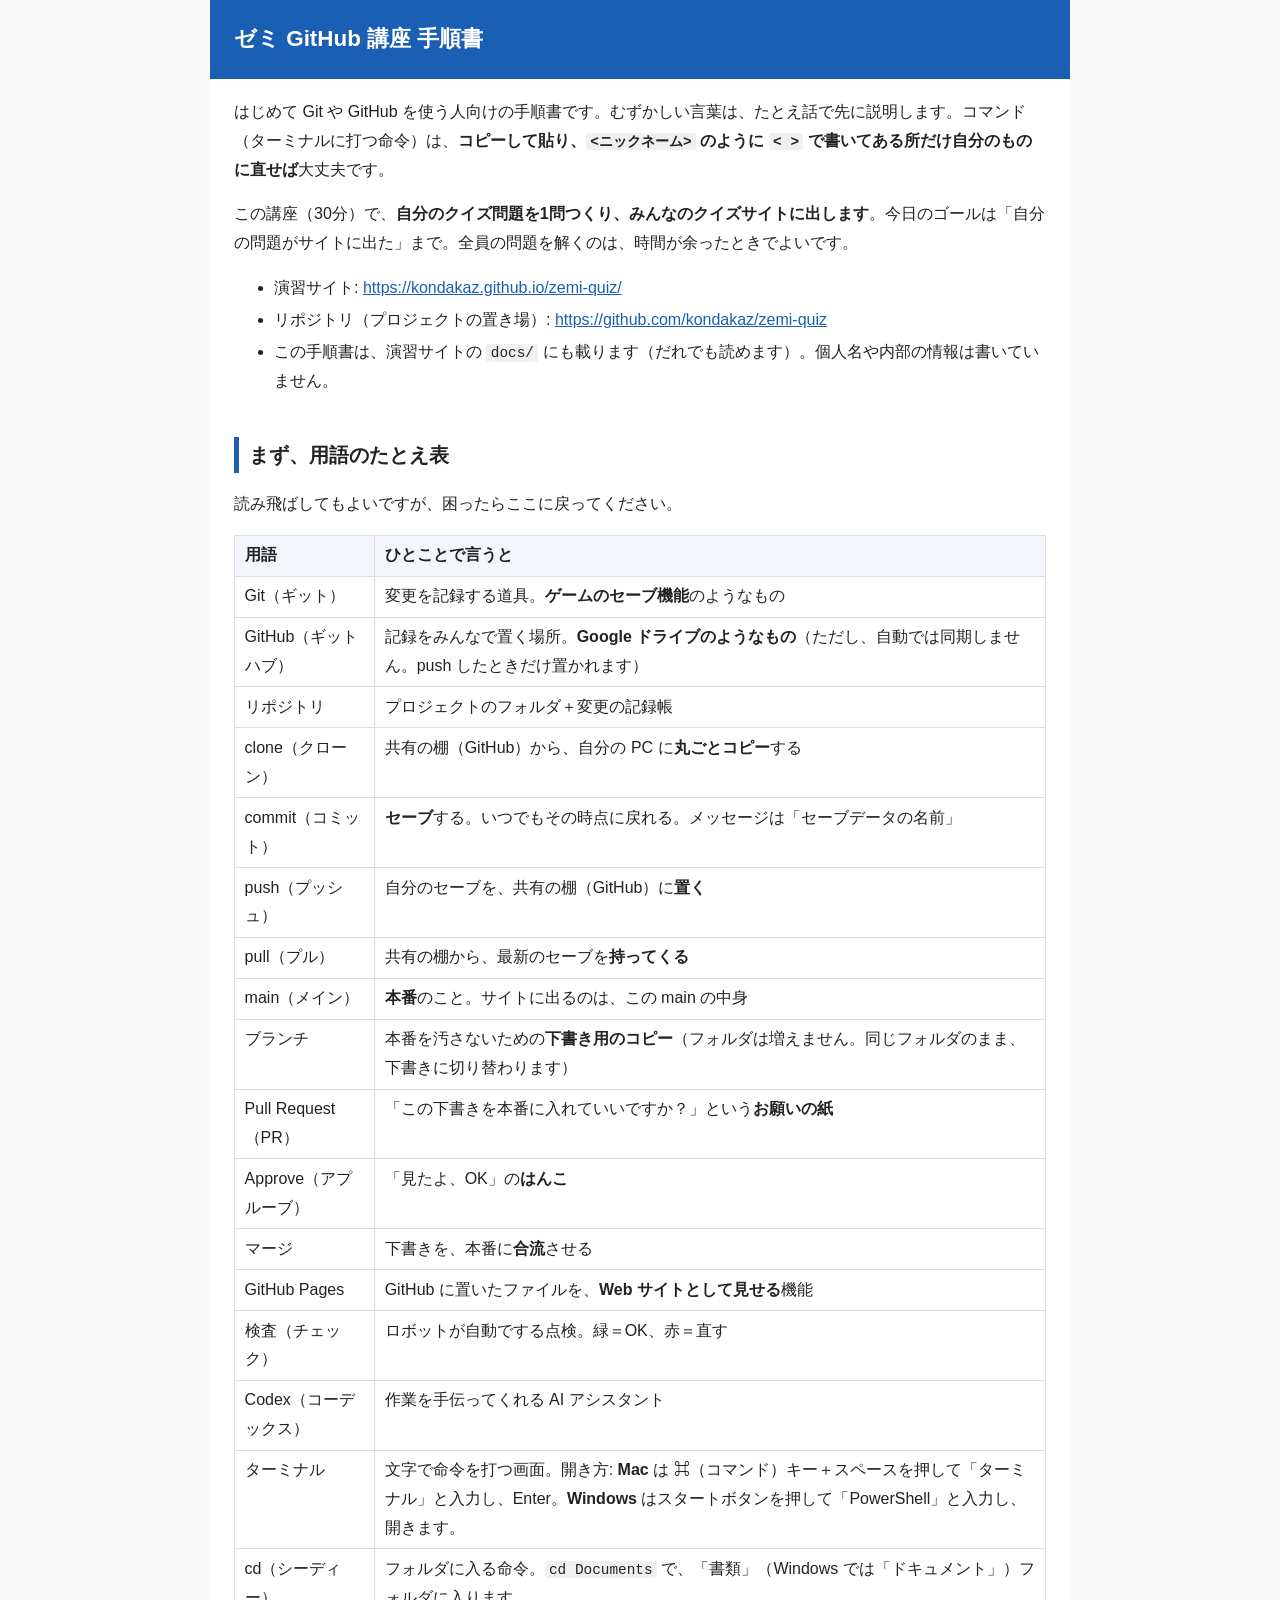
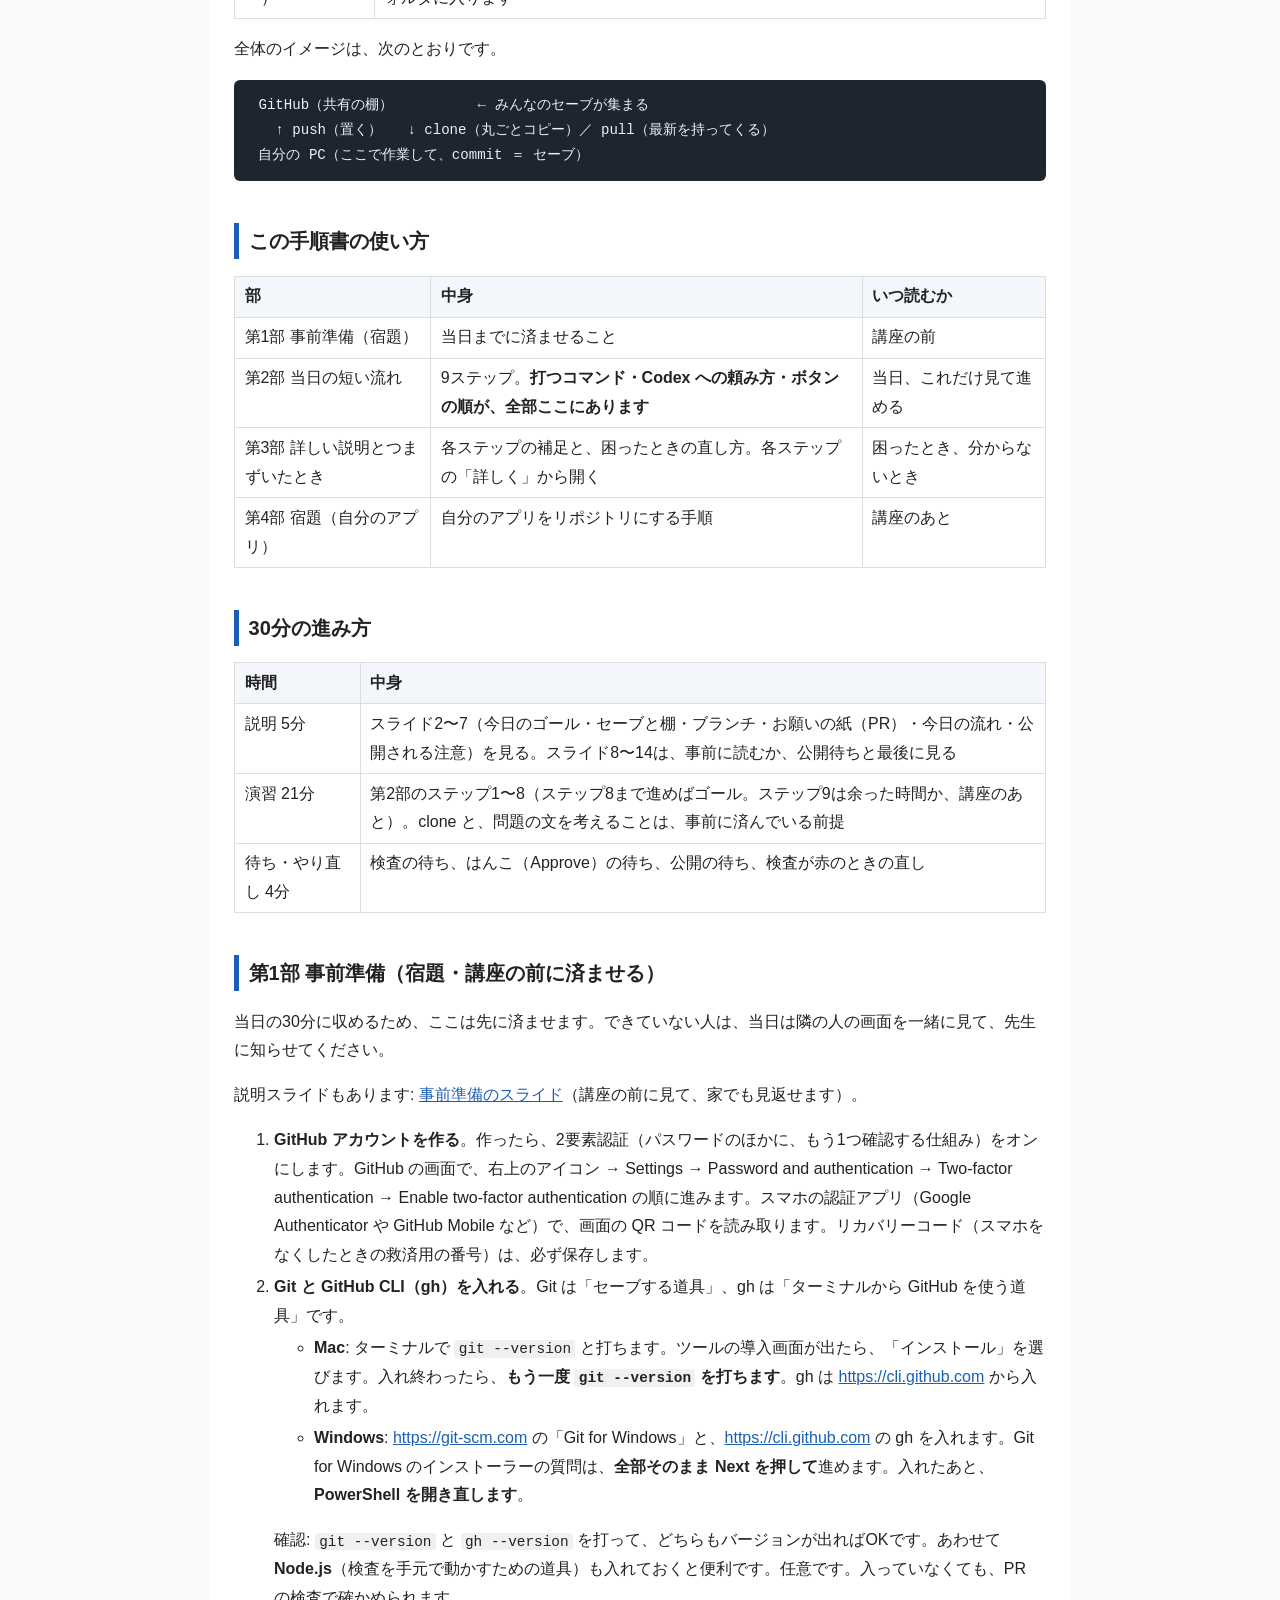
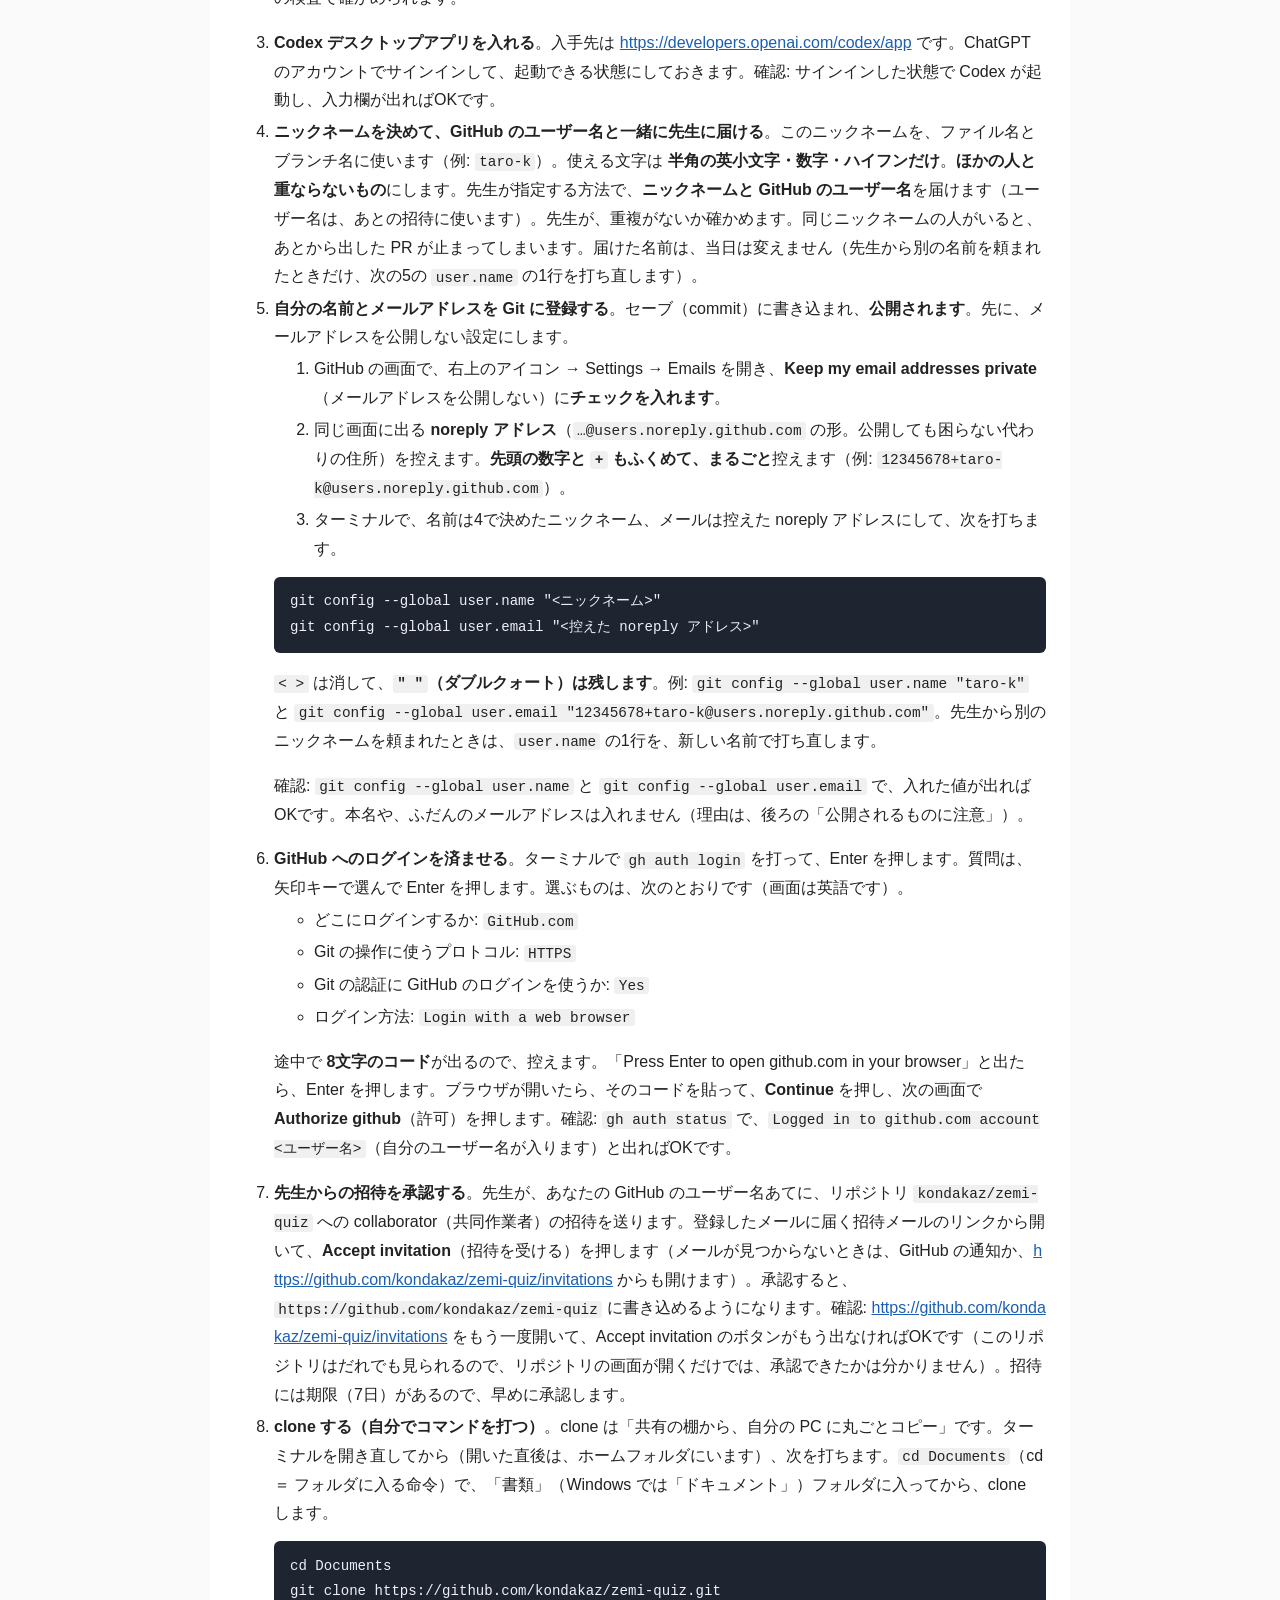
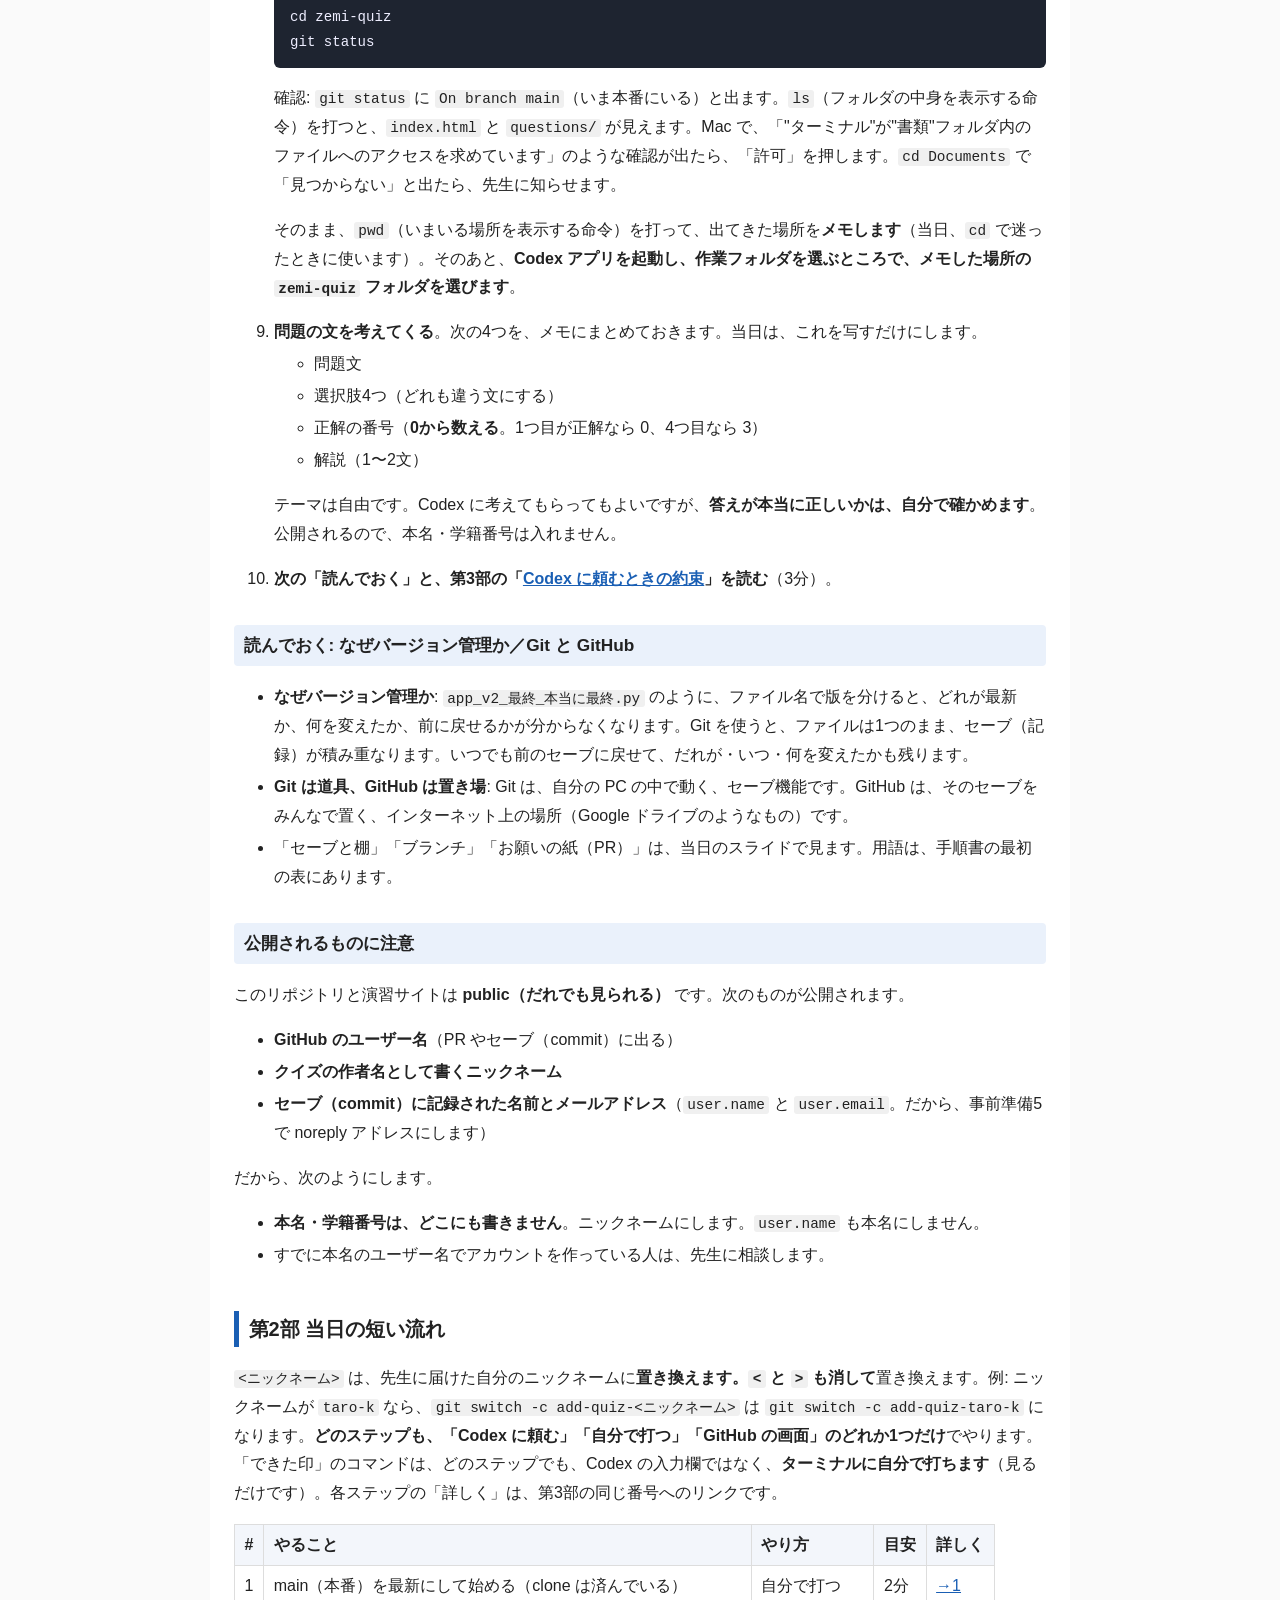
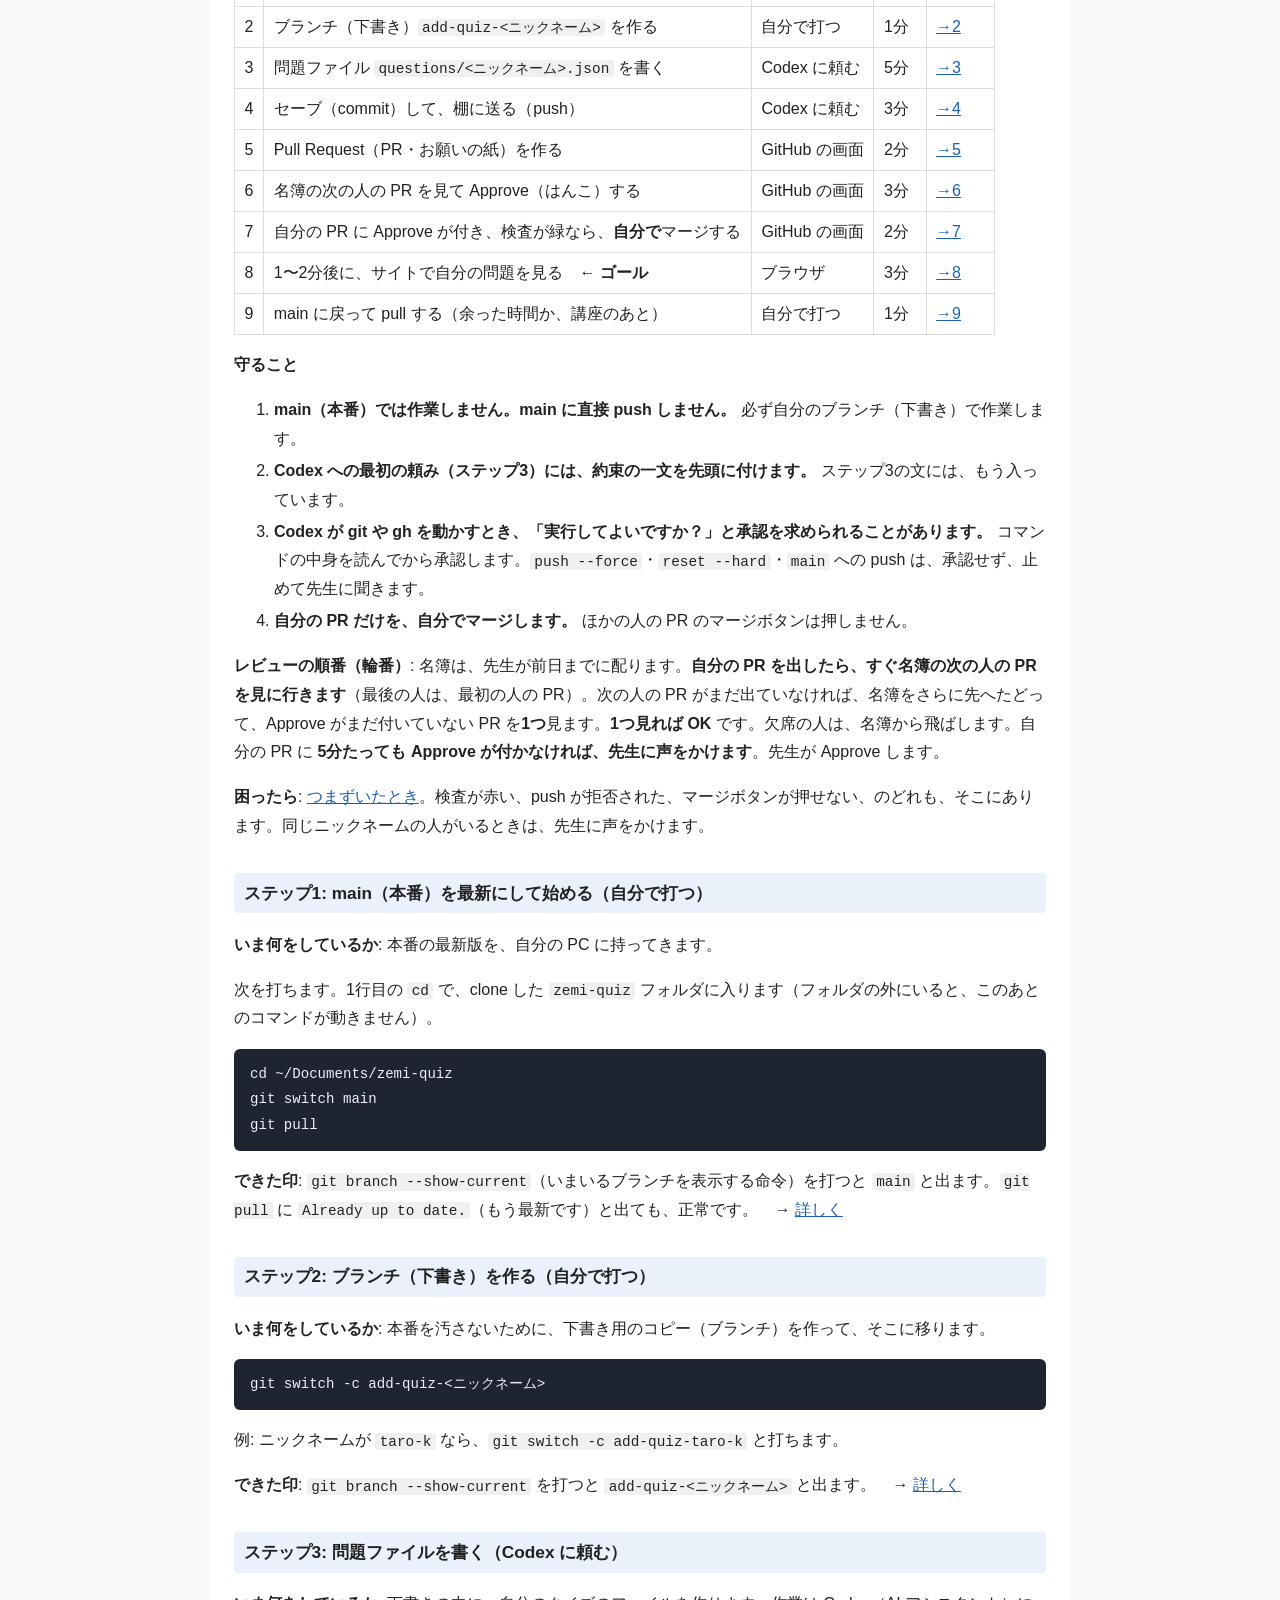
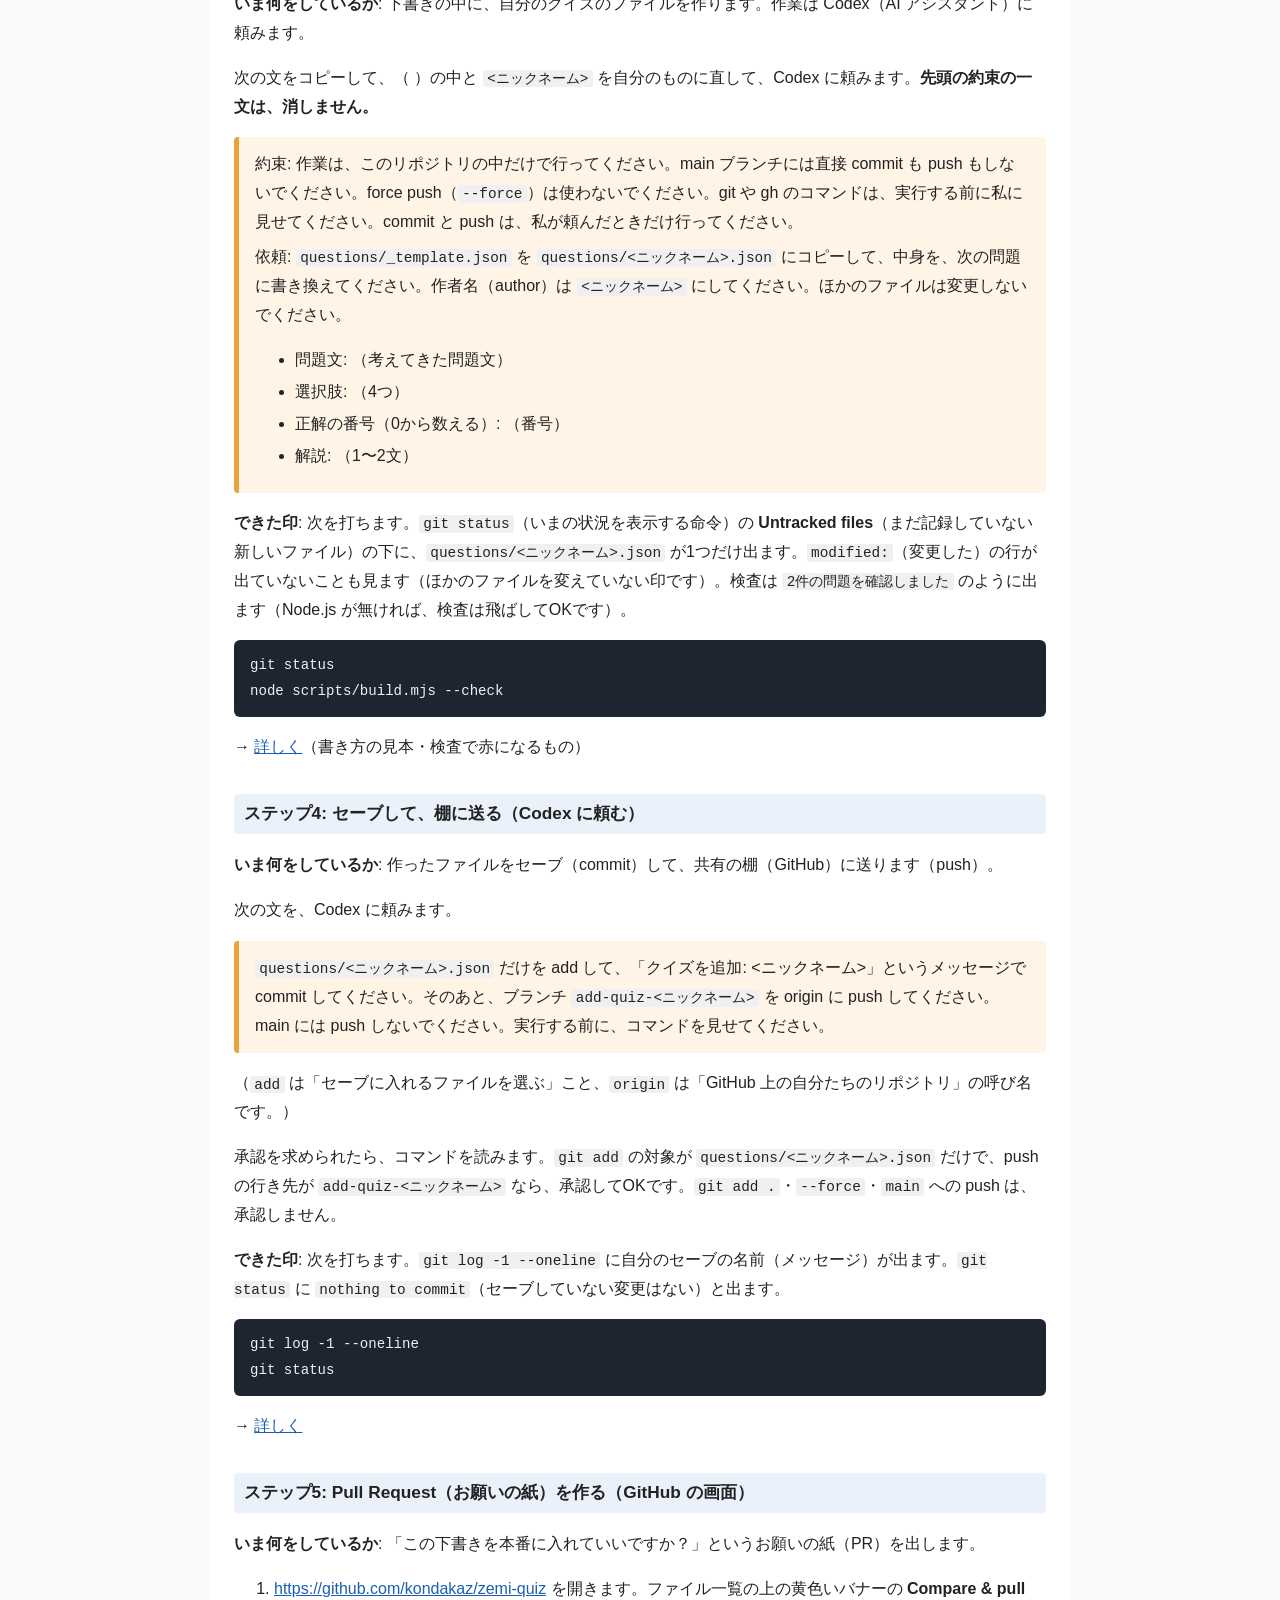
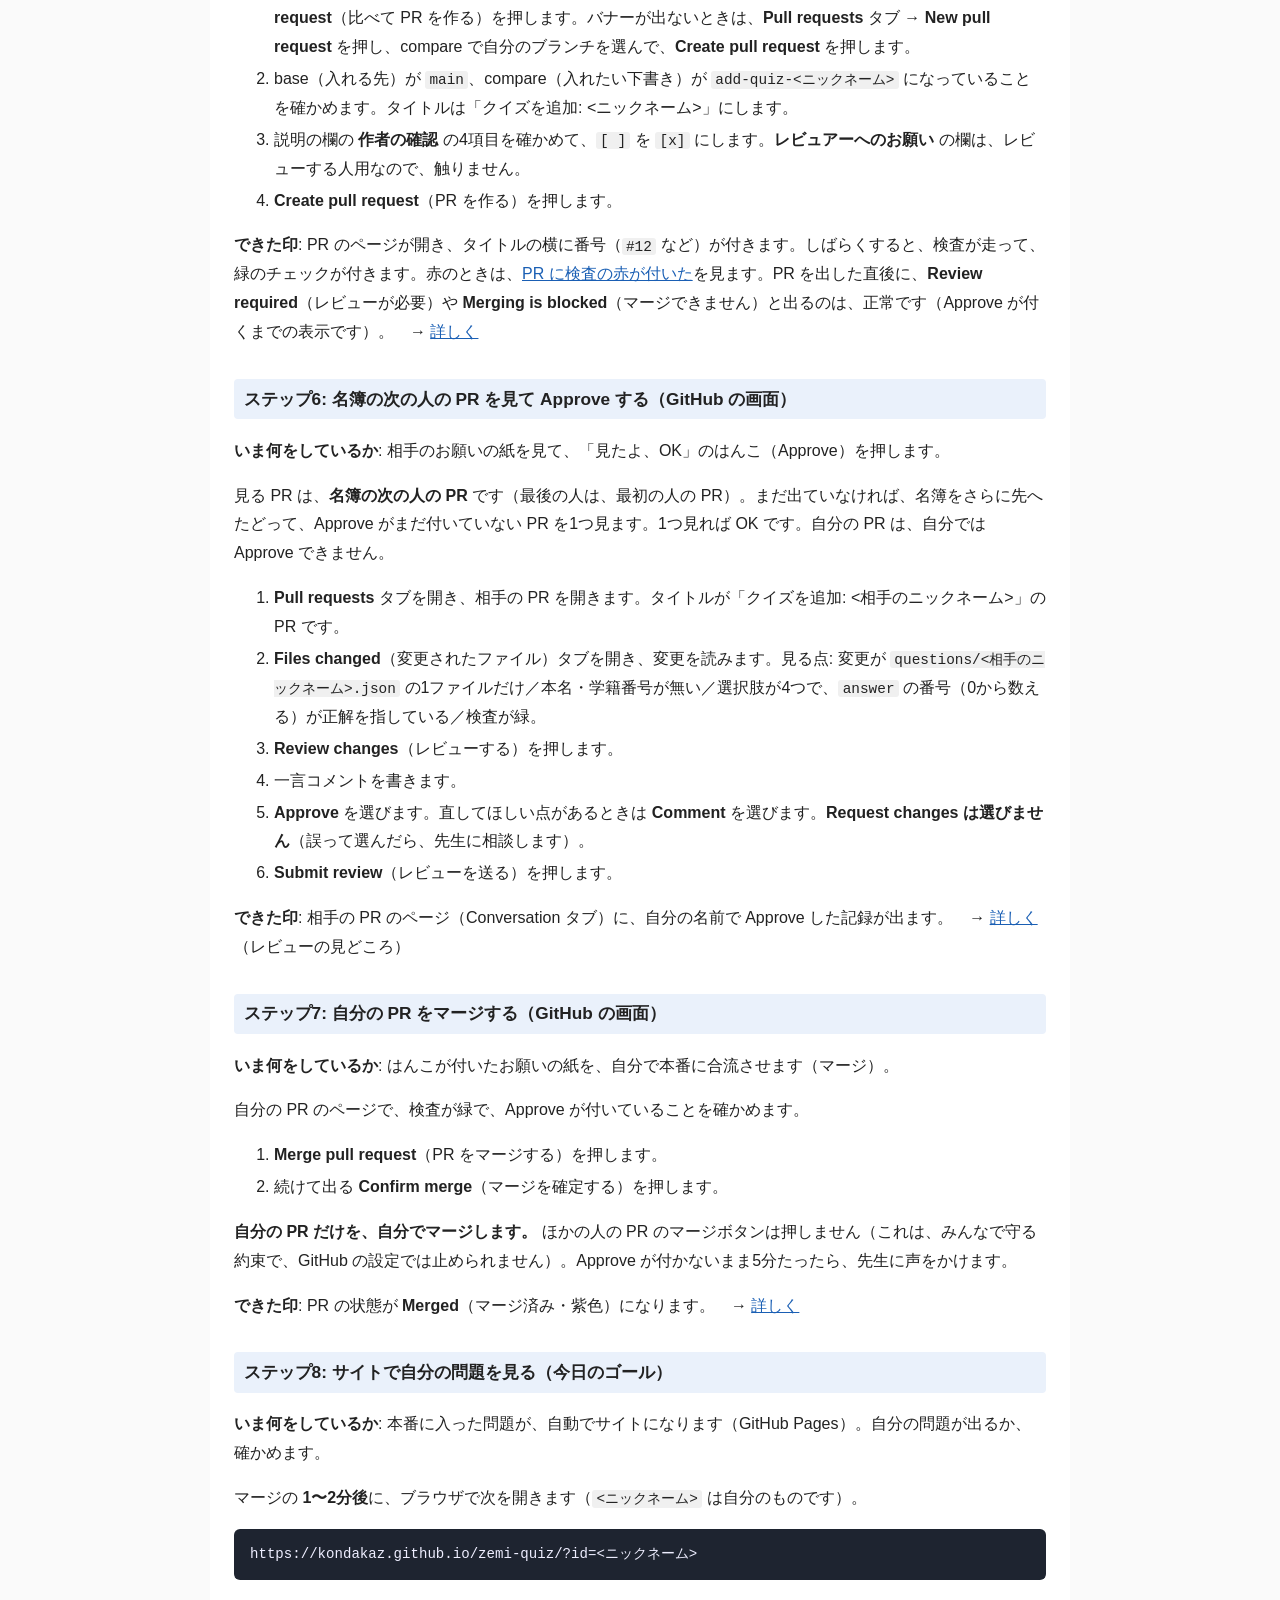
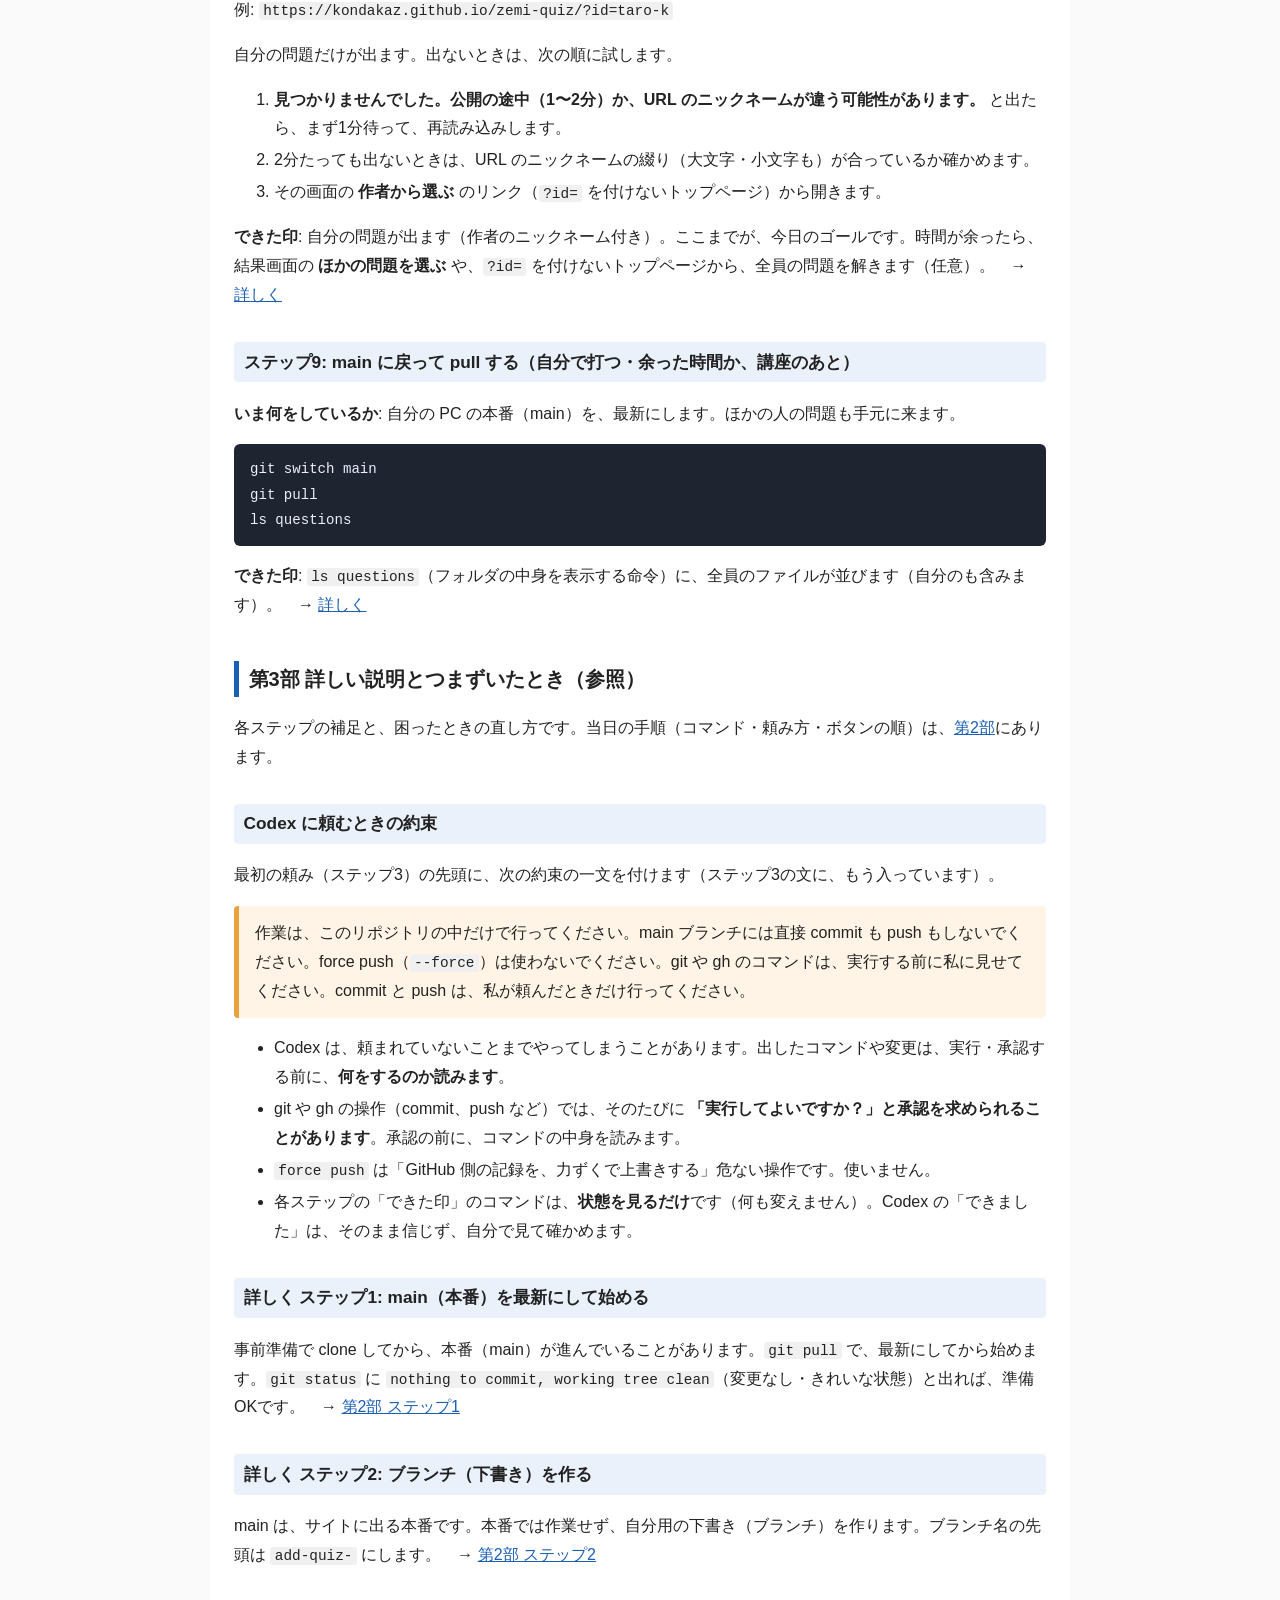
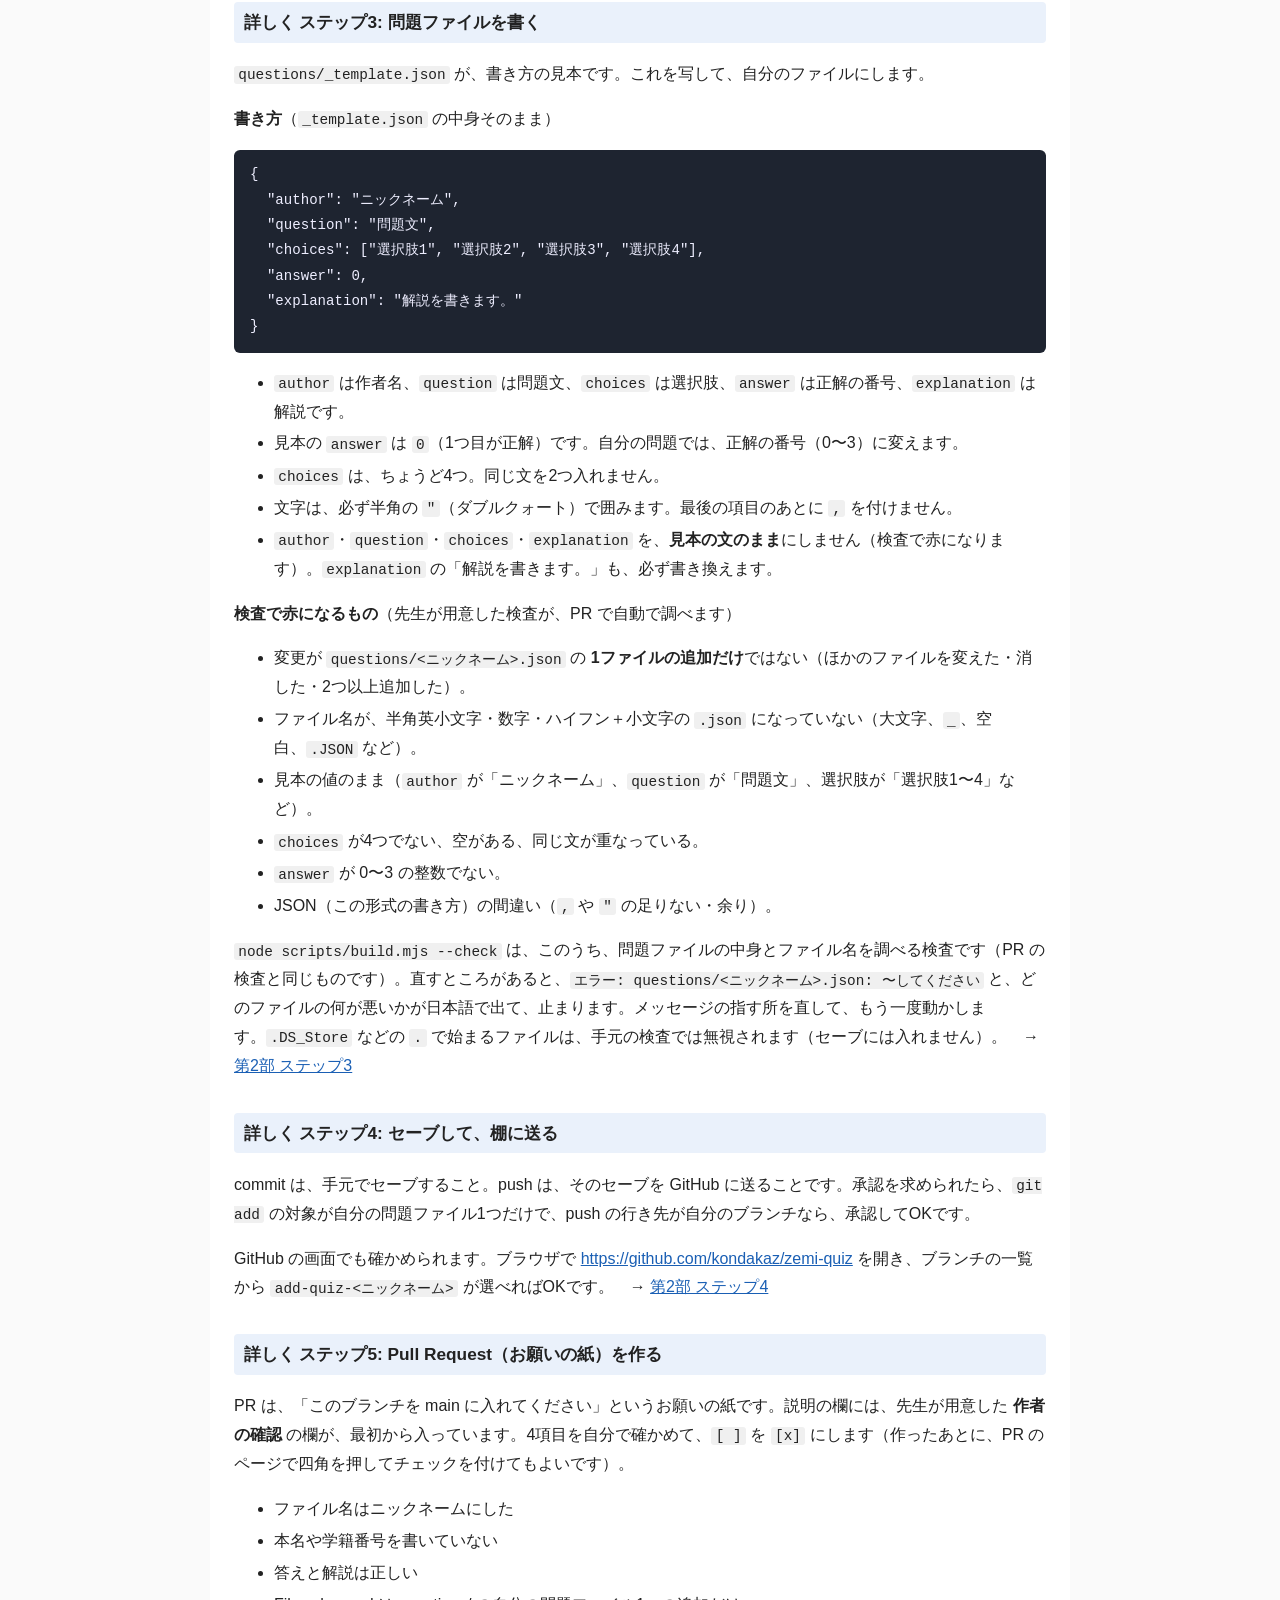
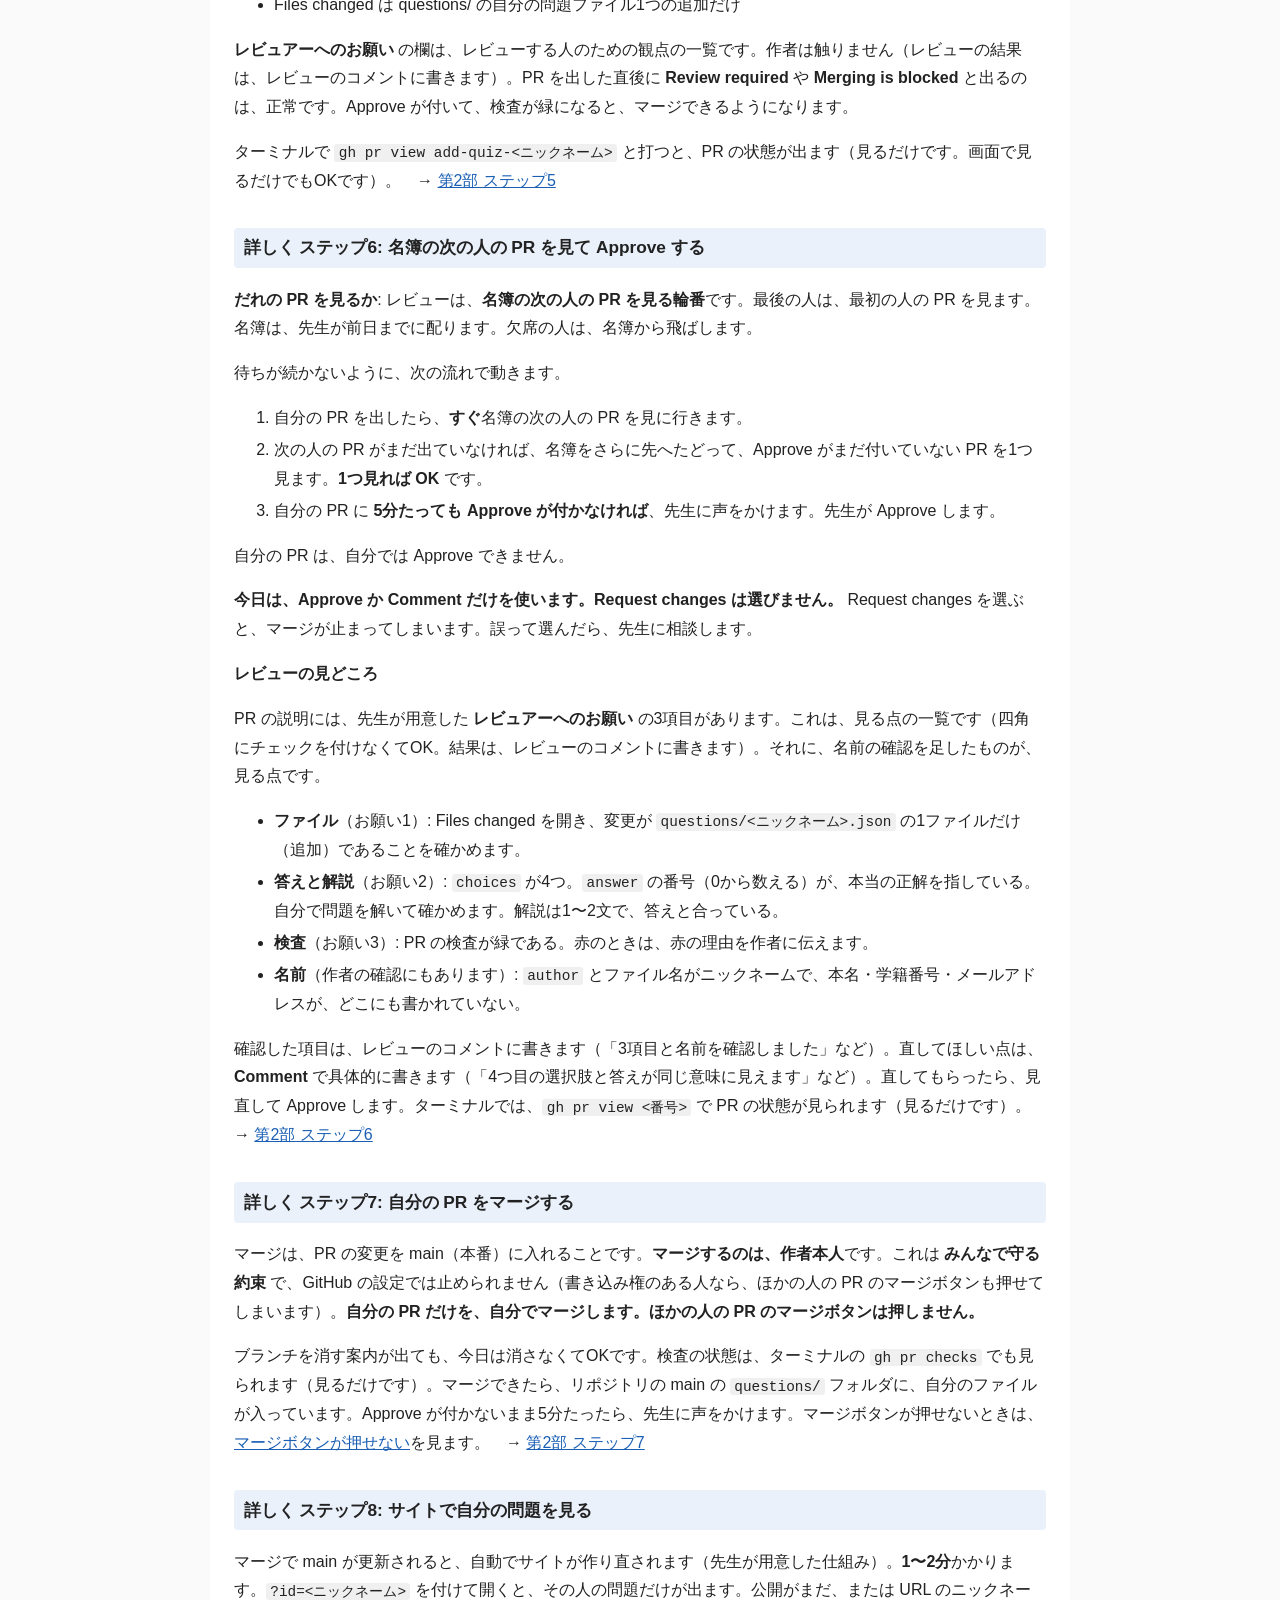
<file: docs/handout.html>
<!doctype html>
<html lang="ja"><head><meta charset="utf-8"><meta name="viewport" content="width=device-width,initial-scale=1">
<title>ゼミ GitHub 講座 手順書</title>
<!-- このファイルは docs/handout.md から自動生成。直すときは handout.md を直して作り直す -->
<style>
:root{--ink:#222;--sub:#666;--accent:#1a5fb4;--bg:#fafafa;--card:#fff;--line:#ddd;--warn:#fff4e5}
*{box-sizing:border-box}
body{margin:0;font-family:"Hiragino Kaku Gothic ProN","Noto Sans JP","Yu Gothic",sans-serif;color:var(--ink);background:var(--bg);line-height:1.8}
main{max-width:860px;margin:0 auto;padding:1.5rem 1.5rem 4rem;background:var(--card)}
h1{background:var(--accent);color:#fff;margin:-1.5rem -1.5rem 1.2rem;padding:1.2rem 1.5rem;font-size:1.4rem}
h2{border-left:5px solid var(--accent);padding-left:.6rem;font-size:1.25rem;margin-top:2.6rem;break-after:avoid}
h3{font-size:1.08rem;margin-top:2rem;padding:.3rem .6rem;background:#eaf1fb;border-radius:4px;break-after:avoid}
h4{font-size:1rem;margin-top:1.4rem;break-after:avoid}
code{font-family:"M PLUS 1 Code","Noto Sans Mono CJK JP",Menlo,Consolas,monospace;background:#f0f0f0;padding:.05em .3em;border-radius:3px;font-size:.9em}
pre{background:#1e2430;color:#eef;padding:.8rem 1rem;border-radius:6px;overflow-x:auto;break-inside:avoid}
pre code{background:none;color:inherit;padding:0;font-size:.88rem}
blockquote{margin:1rem 0;padding:.4rem 1rem;background:var(--warn);border-left:5px solid #e8a33d;border-radius:4px;break-inside:avoid}
blockquote p{margin:.4rem 0}
table{border-collapse:collapse;margin:1rem 0;width:100%;break-inside:avoid;display:block;overflow-x:auto}
td a[href^="#d"]{white-space:nowrap}
@media (max-width:480px){pre{white-space:pre-wrap}}
@media (max-width:600px){main{padding:1rem .9rem 3rem}h1{margin:-1rem -.9rem 1rem;font-size:1.15rem}th,td{padding:.3rem .4rem;font-size:.9rem}}
th,td{border:1px solid var(--line);padding:.35rem .6rem;text-align:left;vertical-align:top}
th{background:#f3f6fb}
a{color:var(--accent);word-break:break-all}
li{margin:.2rem 0}
@media print{body{background:#fff;font-size:10.5pt}main{max-width:none;padding:0}h1{margin:0 0 1rem}pre{white-space:pre-wrap;background:#f4f4f4;color:#111;border:1px solid #bbb}a{color:#000}}
</style></head><body><main>
<h1 id="ゼミ-github-講座-手順書">ゼミ GitHub 講座 手順書</h1>
<p>はじめて Git や GitHub を使う人向けの手順書です。むずかしい言葉は、たとえ話で先に説明します。コマンド（ターミナルに打つ命令）は、<strong>コピーして貼り、<code>&lt;ニックネーム&gt;</code> のように <code>&lt; &gt;</code> で書いてある所だけ自分のものに直せば</strong>大丈夫です。</p>
<p>この講座（30分）で、<strong>自分のクイズ問題を1問つくり、みんなのクイズサイトに出します</strong>。今日のゴールは「自分の問題がサイトに出た」まで。全員の問題を解くのは、時間が余ったときでよいです。</p>
<ul><li>演習サイト: <a href="https://kondakaz.github.io/zemi-quiz/">https://kondakaz.github.io/zemi-quiz/</a></li>
<li>リポジトリ（プロジェクトの置き場）: <a href="https://github.com/kondakaz/zemi-quiz">https://github.com/kondakaz/zemi-quiz</a></li>
<li>この手順書は、演習サイトの <code>docs/</code> にも載ります（だれでも読めます）。個人名や内部の情報は書いていません。</li></ul>
<h2 id="まず用語のたとえ表">まず、用語のたとえ表</h2>
<p>読み飛ばしてもよいですが、困ったらここに戻ってください。</p>
<table><thead><tr><th style="white-space:nowrap">用語</th><th style="white-space:nowrap">ひとことで言うと</th></tr></thead><tbody><tr><td>Git（ギット）</td><td>変更を記録する道具。<strong>ゲームのセーブ機能</strong>のようなもの</td></tr><tr><td>GitHub（ギットハブ）</td><td>記録をみんなで置く場所。<strong>Google ドライブのようなもの</strong>（ただし、自動では同期しません。push したときだけ置かれます）</td></tr><tr><td style="white-space:nowrap">リポジトリ</td><td>プロジェクトのフォルダ＋変更の記録帳</td></tr><tr><td>clone（クローン）</td><td>共有の棚（GitHub）から、自分の PC に<strong>丸ごとコピー</strong>する</td></tr><tr><td>commit（コミット）</td><td><strong>セーブ</strong>する。いつでもその時点に戻れる。メッセージは「セーブデータの名前」</td></tr><tr><td>push（プッシュ）</td><td>自分のセーブを、共有の棚（GitHub）に<strong>置く</strong></td></tr><tr><td>pull（プル）</td><td>共有の棚から、最新のセーブを<strong>持ってくる</strong></td></tr><tr><td>main（メイン）</td><td><strong>本番</strong>のこと。サイトに出るのは、この main の中身</td></tr><tr><td style="white-space:nowrap">ブランチ</td><td>本番を汚さないための<strong>下書き用のコピー</strong>（フォルダは増えません。同じフォルダのまま、下書きに切り替わります）</td></tr><tr><td>Pull Request（PR）</td><td>「この下書きを本番に入れていいですか？」という<strong>お願いの紙</strong></td></tr><tr><td>Approve（アプルーブ）</td><td>「見たよ、OK」の<strong>はんこ</strong></td></tr><tr><td style="white-space:nowrap">マージ</td><td>下書きを、本番に<strong>合流</strong>させる</td></tr><tr><td>GitHub Pages</td><td>GitHub に置いたファイルを、<strong>Web サイトとして見せる</strong>機能</td></tr><tr><td>検査（チェック）</td><td>ロボットが自動でする点検。緑＝OK、赤＝直す</td></tr><tr><td>Codex（コーデックス）</td><td>作業を手伝ってくれる AI アシスタント</td></tr><tr><td style="white-space:nowrap">ターミナル</td><td>文字で命令を打つ画面。開き方: <strong>Mac</strong> は ⌘（コマンド）キー＋スペースを押して「ターミナル」と入力し、Enter。<strong>Windows</strong> はスタートボタンを押して「PowerShell」と入力し、開きます。</td></tr><tr><td>cd（シーディー）</td><td>フォルダに入る命令。<code>cd Documents</code> で、「書類」（Windows では「ドキュメント」）フォルダに入ります</td></tr></tbody></table>
<p>全体のイメージは、次のとおりです。</p>
<pre><code> GitHub（共有の棚）          ← みんなのセーブが集まる
   ↑ push（置く）   ↓ clone（丸ごとコピー）／ pull（最新を持ってくる）
 自分の PC（ここで作業して、commit ＝ セーブ）</code></pre>
<h2 id="この手順書の使い方">この手順書の使い方</h2>
<table><thead><tr><th style="white-space:nowrap">部</th><th style="white-space:nowrap">中身</th><th style="white-space:nowrap">いつ読むか</th></tr></thead><tbody><tr><td>第1部 事前準備（宿題）</td><td>当日までに済ませること</td><td style="white-space:nowrap">講座の前</td></tr><tr><td>第2部 当日の短い流れ</td><td>9ステップ。<strong>打つコマンド・Codex への頼み方・ボタンの順が、全部ここにあります</strong></td><td>当日、これだけ見て進める</td></tr><tr><td>第3部 詳しい説明とつまずいたとき</td><td>各ステップの補足と、困ったときの直し方。各ステップの「詳しく」から開く</td><td>困ったとき、分からないとき</td></tr><tr><td>第4部 宿題（自分のアプリ）</td><td>自分のアプリをリポジトリにする手順</td><td style="white-space:nowrap">講座のあと</td></tr></tbody></table>
<h2 id="30分の進み方">30分の進み方</h2>
<table><thead><tr><th style="white-space:nowrap">時間</th><th style="white-space:nowrap">中身</th></tr></thead><tbody><tr><td style="white-space:nowrap">説明 5分</td><td>スライド2〜7（今日のゴール・セーブと棚・ブランチ・お願いの紙（PR）・今日の流れ・公開される注意）を見る。スライド8〜14は、事前に読むか、公開待ちと最後に見る</td></tr><tr><td style="white-space:nowrap">演習 21分</td><td>第2部のステップ1〜8（ステップ8まで進めばゴール。ステップ9は余った時間か、講座のあと）。clone と、問題の文を考えることは、事前に済んでいる前提</td></tr><tr><td>待ち・やり直し 4分</td><td>検査の待ち、はんこ（Approve）の待ち、公開の待ち、検査が赤のときの直し</td></tr></tbody></table>
<h2 id="第1部-事前準備宿題講座の前に済ませる">第1部 事前準備（宿題・講座の前に済ませる）</h2>
<p>当日の30分に収めるため、ここは先に済ませます。できていない人は、当日は隣の人の画面を一緒に見て、先生に知らせてください。</p>
<p>説明スライドもあります: <a href="prep-slides.html">事前準備のスライド</a>（講座の前に見て、家でも見返せます）。</p>
<ol><li><strong>GitHub アカウントを作る</strong>。作ったら、2要素認証（パスワードのほかに、もう1つ確認する仕組み）をオンにします。GitHub の画面で、右上のアイコン → Settings → Password and authentication → Two-factor authentication → Enable two-factor authentication の順に進みます。スマホの認証アプリ（Google Authenticator や GitHub Mobile など）で、画面の QR コードを読み取ります。リカバリーコード（スマホをなくしたときの救済用の番号）は、必ず保存します。</li>
<li><strong>Git と GitHub CLI（gh）を入れる</strong>。Git は「セーブする道具」、gh は「ターミナルから GitHub を使う道具」です。
<ul><li><strong>Mac</strong>: ターミナルで <code>git --version</code> と打ちます。ツールの導入画面が出たら、「インストール」を選びます。入れ終わったら、<strong>もう一度 <code>git --version</code> を打ちます</strong>。gh は <a href="https://cli.github.com">https://cli.github.com</a> から入れます。</li>
<li><strong>Windows</strong>: <a href="https://git-scm.com">https://git-scm.com</a> の「Git for Windows」と、<a href="https://cli.github.com">https://cli.github.com</a> の gh を入れます。Git for Windows のインストーラーの質問は、<strong>全部そのまま Next を押して</strong>進めます。入れたあと、<strong>PowerShell を開き直します</strong>。</li></ul>
<p>確認: <code>git --version</code> と <code>gh --version</code> を打って、どちらもバージョンが出ればOKです。あわせて <strong>Node.js</strong>（検査を手元で動かすための道具）も入れておくと便利です。任意です。入っていなくても、PR の検査で確かめられます。</p>
</li>
<li><strong>Codex デスクトップアプリを入れる</strong>。入手先は <a href="https://developers.openai.com/codex/app">https://developers.openai.com/codex/app</a> です。ChatGPT のアカウントでサインインして、起動できる状態にしておきます。確認: サインインした状態で Codex が起動し、入力欄が出ればOKです。</li>
<li><strong>ニックネームを決めて、GitHub のユーザー名と一緒に先生に届ける</strong>。このニックネームを、ファイル名とブランチ名に使います（例: <code>taro-k</code>）。使える文字は <strong>半角の英小文字・数字・ハイフンだけ</strong>。<strong>ほかの人と重ならないもの</strong>にします。先生が指定する方法で、<strong>ニックネームと GitHub のユーザー名</strong>を届けます（ユーザー名は、あとの招待に使います）。先生が、重複がないか確かめます。同じニックネームの人がいると、あとから出した PR が止まってしまいます。届けた名前は、当日は変えません（先生から別の名前を頼まれたときだけ、次の5の <code>user.name</code> の1行を打ち直します）。</li>
<li><strong>自分の名前とメールアドレスを Git に登録する</strong>。セーブ（commit）に書き込まれ、<strong>公開されます</strong>。先に、メールアドレスを公開しない設定にします。
<ol><li>GitHub の画面で、右上のアイコン → Settings → Emails を開き、<strong>Keep my email addresses private</strong>（メールアドレスを公開しない）に<strong>チェックを入れます</strong>。</li>
<li>同じ画面に出る <strong>noreply アドレス</strong>（<code>…@users.noreply.github.com</code> の形。公開しても困らない代わりの住所）を控えます。<strong>先頭の数字と <code>+</code> もふくめて、まるごと</strong>控えます（例: <code>12345678+taro-k@users.noreply.github.com</code>）。</li>
<li>ターミナルで、名前は4で決めたニックネーム、メールは控えた noreply アドレスにして、次を打ちます。</li></ol>
<pre><code>git config --global user.name "&lt;ニックネーム&gt;"
git config --global user.email "&lt;控えた noreply アドレス&gt;"</code></pre>
<p><code>&lt; &gt;</code> は消して、<strong><code>" "</code>（ダブルクォート）は残します</strong>。例: <code>git config --global user.name "taro-k"</code> と <code>git config --global user.email "12345678+taro-k@users.noreply.github.com"</code>。先生から別のニックネームを頼まれたときは、<code>user.name</code> の1行を、新しい名前で打ち直します。</p>
<p>確認: <code>git config --global user.name</code> と <code>git config --global user.email</code> で、入れた値が出ればOKです。本名や、ふだんのメールアドレスは入れません（理由は、後ろの「公開されるものに注意」）。</p>
</li>
<li><strong>GitHub へのログインを済ませる</strong>。ターミナルで <code>gh auth login</code> を打って、Enter を押します。質問は、矢印キーで選んで Enter を押します。選ぶものは、次のとおりです（画面は英語です）。
<ul><li>どこにログインするか: <code>GitHub.com</code></li>
<li>Git の操作に使うプロトコル: <code>HTTPS</code></li>
<li>Git の認証に GitHub のログインを使うか: <code>Yes</code></li>
<li>ログイン方法: <code>Login with a web browser</code></li></ul>
<p>途中で <strong>8文字のコード</strong>が出るので、控えます。「Press Enter to open github.com in your browser」と出たら、Enter を押します。ブラウザが開いたら、そのコードを貼って、<strong>Continue</strong> を押し、次の画面で <strong>Authorize github</strong>（許可）を押します。確認: <code>gh auth status</code> で、<code>Logged in to github.com account &lt;ユーザー名&gt;</code>（自分のユーザー名が入ります）と出ればOKです。</p>
</li>
<li><strong>先生からの招待を承認する</strong>。先生が、あなたの GitHub のユーザー名あてに、リポジトリ <code>kondakaz/zemi-quiz</code> への collaborator（共同作業者）の招待を送ります。登録したメールに届く招待メールのリンクから開いて、<strong>Accept invitation</strong>（招待を受ける）を押します（メールが見つからないときは、GitHub の通知か、<a href="https://github.com/kondakaz/zemi-quiz/invitations">https://github.com/kondakaz/zemi-quiz/invitations</a> からも開けます）。承認すると、<code>https://github.com/kondakaz/zemi-quiz</code> に書き込めるようになります。確認: <a href="https://github.com/kondakaz/zemi-quiz/invitations">https://github.com/kondakaz/zemi-quiz/invitations</a> をもう一度開いて、Accept invitation のボタンがもう出なければOKです（このリポジトリはだれでも見られるので、リポジトリの画面が開くだけでは、承認できたかは分かりません）。招待には期限（7日）があるので、早めに承認します。</li>
<li><strong>clone する（自分でコマンドを打つ）</strong>。clone は「共有の棚から、自分の PC に丸ごとコピー」です。ターミナルを開き直してから（開いた直後は、ホームフォルダにいます）、次を打ちます。<code>cd Documents</code>（cd ＝ フォルダに入る命令）で、「書類」（Windows では「ドキュメント」）フォルダに入ってから、clone します。
<pre><code>cd Documents
git clone https://github.com/kondakaz/zemi-quiz.git
cd zemi-quiz
git status</code></pre>
<p>確認: <code>git status</code> に <code>On branch main</code>（いま本番にいる）と出ます。<code>ls</code>（フォルダの中身を表示する命令）を打つと、<code>index.html</code> と <code>questions/</code> が見えます。Mac で、「"ターミナル"が"書類"フォルダ内のファイルへのアクセスを求めています」のような確認が出たら、「許可」を押します。<code>cd Documents</code> で「見つからない」と出たら、先生に知らせます。</p>
<p>そのまま、<code>pwd</code>（いまいる場所を表示する命令）を打って、出てきた場所を<strong>メモします</strong>（当日、<code>cd</code> で迷ったときに使います）。そのあと、<strong>Codex アプリを起動し、作業フォルダを選ぶところで、メモした場所の <code>zemi-quiz</code> フォルダを選びます</strong>。</p>
</li>
<li><strong>問題の文を考えてくる</strong>。次の4つを、メモにまとめておきます。当日は、これを写すだけにします。
<ul><li>問題文</li>
<li>選択肢4つ（どれも違う文にする）</li>
<li>正解の番号（<strong>0から数える</strong>。1つ目が正解なら 0、4つ目なら 3）</li>
<li>解説（1〜2文）</li></ul>
<p>テーマは自由です。Codex に考えてもらってもよいですが、<strong>答えが本当に正しいかは、自分で確かめます</strong>。公開されるので、本名・学籍番号は入れません。</p>
</li>
<li><strong>次の「読んでおく」と、第3部の「<a href="#dcodex">Codex に頼むときの約束</a>」を読む</strong>（3分）。</li></ol>
<h3 id="読んでおく-なぜバージョン管理かgit-と-github">読んでおく: なぜバージョン管理か／Git と GitHub</h3>
<ul><li><strong>なぜバージョン管理か</strong>: <code>app_v2_最終_本当に最終.py</code> のように、ファイル名で版を分けると、どれが最新か、何を変えたか、前に戻せるかが分からなくなります。Git を使うと、ファイルは1つのまま、セーブ（記録）が積み重なります。いつでも前のセーブに戻せて、だれが・いつ・何を変えたかも残ります。</li>
<li><strong>Git は道具、GitHub は置き場</strong>: Git は、自分の PC の中で動く、セーブ機能です。GitHub は、そのセーブをみんなで置く、インターネット上の場所（Google ドライブのようなもの）です。</li>
<li>「セーブと棚」「ブランチ」「お願いの紙（PR）」は、当日のスライドで見ます。用語は、手順書の最初の表にあります。</li></ul>
<h3 id="公開されるものに注意">公開されるものに注意</h3>
<p>このリポジトリと演習サイトは <strong>public（だれでも見られる）</strong> です。次のものが公開されます。</p>
<ul><li><strong>GitHub のユーザー名</strong>（PR やセーブ（commit）に出る）</li>
<li><strong>クイズの作者名として書くニックネーム</strong></li>
<li><strong>セーブ（commit）に記録された名前とメールアドレス</strong>（<code>user.name</code> と <code>user.email</code>。だから、事前準備5で noreply アドレスにします）</li></ul>
<p>だから、次のようにします。</p>
<ul><li><strong>本名・学籍番号は、どこにも書きません</strong>。ニックネームにします。<code>user.name</code> も本名にしません。</li>
<li>すでに本名のユーザー名でアカウントを作っている人は、先生に相談します。</li></ul>
<h2 id="第2部-当日の短い流れ">第2部 当日の短い流れ</h2>
<a id="part2"></a>
<p><code>&lt;ニックネーム&gt;</code> は、先生に届けた自分のニックネームに<strong>置き換えます。<code>&lt;</code> と <code>&gt;</code> も消して</strong>置き換えます。例: ニックネームが <code>taro-k</code> なら、<code>git switch -c add-quiz-&lt;ニックネーム&gt;</code> は <code>git switch -c add-quiz-taro-k</code> になります。<strong>どのステップも、「Codex に頼む」「自分で打つ」「GitHub の画面」のどれか1つだけ</strong>でやります。「できた印」のコマンドは、どのステップでも、Codex の入力欄ではなく、<strong>ターミナルに自分で打ちます</strong>（見るだけです）。各ステップの「詳しく」は、第3部の同じ番号へのリンクです。</p>
<table><thead><tr><th style="white-space:nowrap">#</th><th style="white-space:nowrap">やること</th><th style="white-space:nowrap">やり方</th><th style="white-space:nowrap">目安</th><th style="white-space:nowrap">詳しく</th></tr></thead><tbody><tr><td style="white-space:nowrap">1</td><td>main（本番）を最新にして始める（clone は済んでいる）</td><td style="white-space:nowrap">自分で打つ</td><td style="white-space:nowrap">2分</td><td><a href="#d1">→1</a></td></tr><tr><td style="white-space:nowrap">2</td><td>ブランチ（下書き）<code>add-quiz-&lt;ニックネーム&gt;</code> を作る</td><td style="white-space:nowrap">自分で打つ</td><td style="white-space:nowrap">1分</td><td><a href="#d2">→2</a></td></tr><tr><td style="white-space:nowrap">3</td><td>問題ファイル <code>questions/&lt;ニックネーム&gt;.json</code> を書く</td><td>Codex に頼む</td><td style="white-space:nowrap">5分</td><td><a href="#d3">→3</a></td></tr><tr><td style="white-space:nowrap">4</td><td>セーブ（commit）して、棚に送る（push）</td><td>Codex に頼む</td><td style="white-space:nowrap">3分</td><td><a href="#d4">→4</a></td></tr><tr><td style="white-space:nowrap">5</td><td>Pull Request（PR・お願いの紙）を作る</td><td>GitHub の画面</td><td style="white-space:nowrap">2分</td><td><a href="#d5">→5</a></td></tr><tr><td style="white-space:nowrap">6</td><td>名簿の次の人の PR を見て Approve（はんこ）する</td><td>GitHub の画面</td><td style="white-space:nowrap">3分</td><td><a href="#d6">→6</a></td></tr><tr><td style="white-space:nowrap">7</td><td>自分の PR に Approve が付き、検査が緑なら、<strong>自分で</strong>マージする</td><td>GitHub の画面</td><td style="white-space:nowrap">2分</td><td><a href="#d7">→7</a></td></tr><tr><td style="white-space:nowrap">8</td><td>1〜2分後に、サイトで自分の問題を見る　<strong>← ゴール</strong></td><td style="white-space:nowrap">ブラウザ</td><td style="white-space:nowrap">3分</td><td><a href="#d8">→8</a></td></tr><tr><td style="white-space:nowrap">9</td><td>main に戻って pull する（余った時間か、講座のあと）</td><td style="white-space:nowrap">自分で打つ</td><td style="white-space:nowrap">1分</td><td><a href="#d9">→9</a></td></tr></tbody></table>
<p><strong>守ること</strong></p>
<ol><li><strong>main（本番）では作業しません。main に直接 push しません。</strong> 必ず自分のブランチ（下書き）で作業します。</li>
<li><strong>Codex への最初の頼み（ステップ3）には、約束の一文を先頭に付けます。</strong> ステップ3の文には、もう入っています。</li>
<li><strong>Codex が git や gh を動かすとき、「実行してよいですか？」と承認を求められることがあります。</strong> コマンドの中身を読んでから承認します。<code>push --force</code>・<code>reset --hard</code>・<code>main</code> への push は、承認せず、止めて先生に聞きます。</li>
<li><strong>自分の PR だけを、自分でマージします。</strong> ほかの人の PR のマージボタンは押しません。</li></ol>
<p><strong>レビューの順番（輪番）</strong>: 名簿は、先生が前日までに配ります。<strong>自分の PR を出したら、すぐ名簿の次の人の PR を見に行きます</strong>（最後の人は、最初の人の PR）。次の人の PR がまだ出ていなければ、名簿をさらに先へたどって、Approve がまだ付いていない PR を<strong>1つ</strong>見ます。<strong>1つ見れば OK</strong> です。欠席の人は、名簿から飛ばします。自分の PR に <strong>5分たっても Approve が付かなければ、先生に声をかけます</strong>。先生が Approve します。</p>
<p><strong>困ったら</strong>: <a href="#trouble">つまずいたとき</a>。検査が赤い、push が拒否された、マージボタンが押せない、のどれも、そこにあります。同じニックネームの人がいるときは、先生に声をかけます。</p>
<a id="s1"></a>
<h3 id="ステップ1-main本番を最新にして始める自分で打つ">ステップ1: main（本番）を最新にして始める（自分で打つ）</h3>
<p><strong>いま何をしているか</strong>: 本番の最新版を、自分の PC に持ってきます。</p>
<p>次を打ちます。1行目の <code>cd</code> で、clone した <code>zemi-quiz</code> フォルダに入ります（フォルダの外にいると、このあとのコマンドが動きません）。</p>
<pre><code>cd ~/Documents/zemi-quiz
git switch main
git pull</code></pre>
<p><strong>できた印</strong>: <code>git branch --show-current</code>（いまいるブランチを表示する命令）を打つと <code>main</code> と出ます。<code>git pull</code> に <code>Already up to date.</code>（もう最新です）と出ても、正常です。　→ <a href="#d1">詳しく</a></p>
<a id="s2"></a>
<h3 id="ステップ2-ブランチ下書きを作る自分で打つ">ステップ2: ブランチ（下書き）を作る（自分で打つ）</h3>
<p><strong>いま何をしているか</strong>: 本番を汚さないために、下書き用のコピー（ブランチ）を作って、そこに移ります。</p>
<pre><code>git switch -c add-quiz-&lt;ニックネーム&gt;</code></pre>
<p>例: ニックネームが <code>taro-k</code> なら、<code>git switch -c add-quiz-taro-k</code> と打ちます。</p>
<p><strong>できた印</strong>: <code>git branch --show-current</code> を打つと <code>add-quiz-&lt;ニックネーム&gt;</code> と出ます。　→ <a href="#d2">詳しく</a></p>
<a id="s3"></a>
<h3 id="ステップ3-問題ファイルを書くcodex-に頼む">ステップ3: 問題ファイルを書く（Codex に頼む）</h3>
<p><strong>いま何をしているか</strong>: 下書きの中に、自分のクイズのファイルを作ります。作業は Codex（AI アシスタント）に頼みます。</p>
<p>次の文をコピーして、（ ）の中と <code>&lt;ニックネーム&gt;</code> を自分のものに直して、Codex に頼みます。<strong>先頭の約束の一文は、消しません。</strong></p>
<blockquote><p>約束: 作業は、このリポジトリの中だけで行ってください。main ブランチには直接 commit も push もしないでください。force push（<code>--force</code>）は使わないでください。git や gh のコマンドは、実行する前に私に見せてください。commit と push は、私が頼んだときだけ行ってください。</p>
<p>依頼: <code>questions/_template.json</code> を <code>questions/&lt;ニックネーム&gt;.json</code> にコピーして、中身を、次の問題に書き換えてください。作者名（author）は <code>&lt;ニックネーム&gt;</code> にしてください。ほかのファイルは変更しないでください。</p>
<ul><li>問題文: （考えてきた問題文）</li>
<li>選択肢: （4つ）</li>
<li>正解の番号（0から数える）: （番号）</li>
<li>解説: （1〜2文）</li></ul>
</blockquote>
<p><strong>できた印</strong>: 次を打ちます。<code>git status</code>（いまの状況を表示する命令）の <strong>Untracked files</strong>（まだ記録していない新しいファイル）の下に、<code>questions/&lt;ニックネーム&gt;.json</code> が1つだけ出ます。<code>modified:</code>（変更した）の行が出ていないことも見ます（ほかのファイルを変えていない印です）。検査は <code>2件の問題を確認しました</code> のように出ます（Node.js が無ければ、検査は飛ばしてOKです）。</p>
<pre><code>git status
node scripts/build.mjs --check</code></pre>
<p>→ <a href="#d3">詳しく</a>（書き方の見本・検査で赤になるもの）</p>
<a id="s4"></a>
<h3 id="ステップ4-セーブして棚に送るcodex-に頼む">ステップ4: セーブして、棚に送る（Codex に頼む）</h3>
<p><strong>いま何をしているか</strong>: 作ったファイルをセーブ（commit）して、共有の棚（GitHub）に送ります（push）。</p>
<p>次の文を、Codex に頼みます。</p>
<blockquote><p><code>questions/&lt;ニックネーム&gt;.json</code> だけを add して、「クイズを追加: &lt;ニックネーム&gt;」というメッセージで commit してください。そのあと、ブランチ <code>add-quiz-&lt;ニックネーム&gt;</code> を origin に push してください。main には push しないでください。実行する前に、コマンドを見せてください。</p>
</blockquote>
<p>（<code>add</code> は「セーブに入れるファイルを選ぶ」こと、<code>origin</code> は「GitHub 上の自分たちのリポジトリ」の呼び名です。）</p>
<p>承認を求められたら、コマンドを読みます。<code>git add</code> の対象が <code>questions/&lt;ニックネーム&gt;.json</code> だけで、push の行き先が <code>add-quiz-&lt;ニックネーム&gt;</code> なら、承認してOKです。<code>git add .</code>・<code>--force</code>・<code>main</code> への push は、承認しません。</p>
<p><strong>できた印</strong>: 次を打ちます。<code>git log -1 --oneline</code> に自分のセーブの名前（メッセージ）が出ます。<code>git status</code> に <code>nothing to commit</code>（セーブしていない変更はない）と出ます。</p>
<pre><code>git log -1 --oneline
git status</code></pre>
<p>→ <a href="#d4">詳しく</a></p>
<a id="s5"></a>
<h3 id="ステップ5-pull-requestお願いの紙を作るgithub-の画面">ステップ5: Pull Request（お願いの紙）を作る（GitHub の画面）</h3>
<p><strong>いま何をしているか</strong>: 「この下書きを本番に入れていいですか？」というお願いの紙（PR）を出します。</p>
<ol><li><a href="https://github.com/kondakaz/zemi-quiz">https://github.com/kondakaz/zemi-quiz</a> を開きます。ファイル一覧の上の黄色いバナーの <strong>Compare &amp; pull request</strong>（比べて PR を作る）を押します。バナーが出ないときは、<strong>Pull requests</strong> タブ → <strong>New pull request</strong> を押し、compare で自分のブランチを選んで、<strong>Create pull request</strong> を押します。</li>
<li>base（入れる先）が <code>main</code>、compare（入れたい下書き）が <code>add-quiz-&lt;ニックネーム&gt;</code> になっていることを確かめます。タイトルは「クイズを追加: &lt;ニックネーム&gt;」にします。</li>
<li>説明の欄の <strong>作者の確認</strong> の4項目を確かめて、<code>[ ]</code> を <code>[x]</code> にします。<strong>レビュアーへのお願い</strong> の欄は、レビューする人用なので、触りません。</li>
<li><strong>Create pull request</strong>（PR を作る）を押します。</li></ol>
<p><strong>できた印</strong>: PR のページが開き、タイトルの横に番号（<code>#12</code> など）が付きます。しばらくすると、検査が走って、緑のチェックが付きます。赤のときは、<a href="#trouble-red">PR に検査の赤が付いた</a>を見ます。PR を出した直後に、<strong>Review required</strong>（レビューが必要）や <strong>Merging is blocked</strong>（マージできません）と出るのは、正常です（Approve が付くまでの表示です）。　→ <a href="#d5">詳しく</a></p>
<a id="s6"></a>
<h3 id="ステップ6-名簿の次の人の-pr-を見て-approve-するgithub-の画面">ステップ6: 名簿の次の人の PR を見て Approve する（GitHub の画面）</h3>
<p><strong>いま何をしているか</strong>: 相手のお願いの紙を見て、「見たよ、OK」のはんこ（Approve）を押します。</p>
<p>見る PR は、<strong>名簿の次の人の PR</strong> です（最後の人は、最初の人の PR）。まだ出ていなければ、名簿をさらに先へたどって、Approve がまだ付いていない PR を1つ見ます。1つ見れば OK です。自分の PR は、自分では Approve できません。</p>
<ol><li><strong>Pull requests</strong> タブを開き、相手の PR を開きます。タイトルが「クイズを追加: &lt;相手のニックネーム&gt;」の PR です。</li>
<li><strong>Files changed</strong>（変更されたファイル）タブを開き、変更を読みます。見る点: 変更が <code>questions/&lt;相手のニックネーム&gt;.json</code> の1ファイルだけ／本名・学籍番号が無い／選択肢が4つで、<code>answer</code> の番号（0から数える）が正解を指している／検査が緑。</li>
<li><strong>Review changes</strong>（レビューする）を押します。</li>
<li>一言コメントを書きます。</li>
<li><strong>Approve</strong> を選びます。直してほしい点があるときは <strong>Comment</strong> を選びます。<strong>Request changes は選びません</strong>（誤って選んだら、先生に相談します）。</li>
<li><strong>Submit review</strong>（レビューを送る）を押します。</li></ol>
<p><strong>できた印</strong>: 相手の PR のページ（Conversation タブ）に、自分の名前で Approve した記録が出ます。　→ <a href="#d6">詳しく</a>（レビューの見どころ）</p>
<a id="s7"></a>
<h3 id="ステップ7-自分の-pr-をマージするgithub-の画面">ステップ7: 自分の PR をマージする（GitHub の画面）</h3>
<p><strong>いま何をしているか</strong>: はんこが付いたお願いの紙を、自分で本番に合流させます（マージ）。</p>
<p>自分の PR のページで、検査が緑で、Approve が付いていることを確かめます。</p>
<ol><li><strong>Merge pull request</strong>（PR をマージする）を押します。</li>
<li>続けて出る <strong>Confirm merge</strong>（マージを確定する）を押します。</li></ol>
<p><strong>自分の PR だけを、自分でマージします。</strong> ほかの人の PR のマージボタンは押しません（これは、みんなで守る約束で、GitHub の設定では止められません）。Approve が付かないまま5分たったら、先生に声をかけます。</p>
<p><strong>できた印</strong>: PR の状態が <strong>Merged</strong>（マージ済み・紫色）になります。　→ <a href="#d7">詳しく</a></p>
<a id="s8"></a>
<h3 id="ステップ8-サイトで自分の問題を見る今日のゴール">ステップ8: サイトで自分の問題を見る（今日のゴール）</h3>
<p><strong>いま何をしているか</strong>: 本番に入った問題が、自動でサイトになります（GitHub Pages）。自分の問題が出るか、確かめます。</p>
<p>マージの <strong>1〜2分後</strong>に、ブラウザで次を開きます（<code>&lt;ニックネーム&gt;</code> は自分のものです）。</p>
<pre><code>https://kondakaz.github.io/zemi-quiz/?id=&lt;ニックネーム&gt;</code></pre>
<p>例: <code>https://kondakaz.github.io/zemi-quiz/?id=taro-k</code></p>
<p>自分の問題だけが出ます。出ないときは、次の順に試します。</p>
<ol><li><strong>見つかりませんでした。公開の途中（1〜2分）か、URL のニックネームが違う可能性があります。</strong> と出たら、まず1分待って、再読み込みします。</li>
<li>2分たっても出ないときは、URL のニックネームの綴り（大文字・小文字も）が合っているか確かめます。</li>
<li>その画面の <strong>作者から選ぶ</strong> のリンク（<code>?id=</code> を付けないトップページ）から開きます。</li></ol>
<p><strong>できた印</strong>: 自分の問題が出ます（作者のニックネーム付き）。ここまでが、今日のゴールです。時間が余ったら、結果画面の <strong>ほかの問題を選ぶ</strong> や、<code>?id=</code> を付けないトップページから、全員の問題を解きます（任意）。　→ <a href="#d8">詳しく</a></p>
<a id="s9"></a>
<h3 id="ステップ9-main-に戻って-pull-する自分で打つ余った時間か講座のあと">ステップ9: main に戻って pull する（自分で打つ・余った時間か、講座のあと）</h3>
<p><strong>いま何をしているか</strong>: 自分の PC の本番（main）を、最新にします。ほかの人の問題も手元に来ます。</p>
<pre><code>git switch main
git pull
ls questions</code></pre>
<p><strong>できた印</strong>: <code>ls questions</code>（フォルダの中身を表示する命令）に、全員のファイルが並びます（自分のも含みます）。　→ <a href="#d9">詳しく</a></p>
<h2 id="第3部-詳しい説明とつまずいたとき参照">第3部 詳しい説明とつまずいたとき（参照）</h2>
<p>各ステップの補足と、困ったときの直し方です。当日の手順（コマンド・頼み方・ボタンの順）は、<a href="#part2">第2部</a>にあります。</p>
<a id="dcodex"></a>
<h3 id="codex-に頼むときの約束">Codex に頼むときの約束</h3>
<p>最初の頼み（ステップ3）の先頭に、次の約束の一文を付けます（ステップ3の文に、もう入っています）。</p>
<blockquote><p>作業は、このリポジトリの中だけで行ってください。main ブランチには直接 commit も push もしないでください。force push（<code>--force</code>）は使わないでください。git や gh のコマンドは、実行する前に私に見せてください。commit と push は、私が頼んだときだけ行ってください。</p>
</blockquote>
<ul><li>Codex は、頼まれていないことまでやってしまうことがあります。出したコマンドや変更は、実行・承認する前に、<strong>何をするのか読みます</strong>。</li>
<li>git や gh の操作（commit、push など）では、そのたびに <strong>「実行してよいですか？」と承認を求められることがあります</strong>。承認の前に、コマンドの中身を読みます。</li>
<li><code>force push</code> は「GitHub 側の記録を、力ずくで上書きする」危ない操作です。使いません。</li>
<li>各ステップの「できた印」のコマンドは、<strong>状態を見るだけ</strong>です（何も変えません）。Codex の「できました」は、そのまま信じず、自分で見て確かめます。</li></ul>
<a id="d1"></a>
<h3 id="詳しく-ステップ1-main本番を最新にして始める">詳しく ステップ1: main（本番）を最新にして始める</h3>
<p>事前準備で clone してから、本番（main）が進んでいることがあります。<code>git pull</code> で、最新にしてから始めます。<code>git status</code> に <code>nothing to commit, working tree clean</code>（変更なし・きれいな状態）と出れば、準備OKです。　→ <a href="#s1">第2部 ステップ1</a></p>
<a id="d2"></a>
<h3 id="詳しく-ステップ2-ブランチ下書きを作る">詳しく ステップ2: ブランチ（下書き）を作る</h3>
<p>main は、サイトに出る本番です。本番では作業せず、自分用の下書き（ブランチ）を作ります。ブランチ名の先頭は <code>add-quiz-</code> にします。　→ <a href="#s2">第2部 ステップ2</a></p>
<a id="d3"></a>
<h3 id="詳しく-ステップ3-問題ファイルを書く">詳しく ステップ3: 問題ファイルを書く</h3>
<p><code>questions/_template.json</code> が、書き方の見本です。これを写して、自分のファイルにします。</p>
<p><strong>書き方</strong>（<code>_template.json</code> の中身そのまま）</p>
<pre><code>{
  "author": "ニックネーム",
  "question": "問題文",
  "choices": ["選択肢1", "選択肢2", "選択肢3", "選択肢4"],
  "answer": 0,
  "explanation": "解説を書きます。"
}</code></pre>
<ul><li><code>author</code> は作者名、<code>question</code> は問題文、<code>choices</code> は選択肢、<code>answer</code> は正解の番号、<code>explanation</code> は解説です。</li>
<li>見本の <code>answer</code> は <code>0</code>（1つ目が正解）です。自分の問題では、正解の番号（0〜3）に変えます。</li>
<li><code>choices</code> は、ちょうど4つ。同じ文を2つ入れません。</li>
<li>文字は、必ず半角の <code>"</code>（ダブルクォート）で囲みます。最後の項目のあとに <code>,</code> を付けません。</li>
<li><code>author</code>・<code>question</code>・<code>choices</code>・<code>explanation</code> を、<strong>見本の文のまま</strong>にしません（検査で赤になります）。<code>explanation</code> の「解説を書きます。」も、必ず書き換えます。</li></ul>
<p><strong>検査で赤になるもの</strong>（先生が用意した検査が、PR で自動で調べます）</p>
<ul><li>変更が <code>questions/&lt;ニックネーム&gt;.json</code> の <strong>1ファイルの追加だけ</strong>ではない（ほかのファイルを変えた・消した・2つ以上追加した）。</li>
<li>ファイル名が、半角英小文字・数字・ハイフン＋小文字の <code>.json</code> になっていない（大文字、<code>_</code>、空白、<code>.JSON</code> など）。</li>
<li>見本の値のまま（<code>author</code> が「ニックネーム」、<code>question</code> が「問題文」、選択肢が「選択肢1〜4」など）。</li>
<li><code>choices</code> が4つでない、空がある、同じ文が重なっている。</li>
<li><code>answer</code> が 0〜3 の整数でない。</li>
<li>JSON（この形式の書き方）の間違い（<code>,</code> や <code>"</code> の足りない・余り）。</li></ul>
<p><code>node scripts/build.mjs --check</code> は、このうち、問題ファイルの中身とファイル名を調べる検査です（PR の検査と同じものです）。直すところがあると、<code>エラー: questions/&lt;ニックネーム&gt;.json: 〜してください</code> と、どのファイルの何が悪いかが日本語で出て、止まります。メッセージの指す所を直して、もう一度動かします。<code>.DS_Store</code> などの <code>.</code> で始まるファイルは、手元の検査では無視されます（セーブには入れません）。　→ <a href="#s3">第2部 ステップ3</a></p>
<a id="d4"></a>
<h3 id="詳しく-ステップ4-セーブして棚に送る">詳しく ステップ4: セーブして、棚に送る</h3>
<p>commit は、手元でセーブすること。push は、そのセーブを GitHub に送ることです。承認を求められたら、<code>git add</code> の対象が自分の問題ファイル1つだけで、push の行き先が自分のブランチなら、承認してOKです。</p>
<p>GitHub の画面でも確かめられます。ブラウザで <a href="https://github.com/kondakaz/zemi-quiz">https://github.com/kondakaz/zemi-quiz</a> を開き、ブランチの一覧から <code>add-quiz-&lt;ニックネーム&gt;</code> が選べればOKです。　→ <a href="#s4">第2部 ステップ4</a></p>
<a id="d5"></a>
<h3 id="詳しく-ステップ5-pull-requestお願いの紙を作る">詳しく ステップ5: Pull Request（お願いの紙）を作る</h3>
<p>PR は、「このブランチを main に入れてください」というお願いの紙です。説明の欄には、先生が用意した <strong>作者の確認</strong> の欄が、最初から入っています。4項目を自分で確かめて、<code>[ ]</code> を <code>[x]</code> にします（作ったあとに、PR のページで四角を押してチェックを付けてもよいです）。</p>
<ul><li>ファイル名はニックネームにした</li>
<li>本名や学籍番号を書いていない</li>
<li>答えと解説は正しい</li>
<li>Files changed は questions/ の自分の問題ファイル1つの追加だけ</li></ul>
<p><strong>レビュアーへのお願い</strong> の欄は、レビューする人のための観点の一覧です。作者は触りません（レビューの結果は、レビューのコメントに書きます）。PR を出した直後に <strong>Review required</strong> や <strong>Merging is blocked</strong> と出るのは、正常です。Approve が付いて、検査が緑になると、マージできるようになります。</p>
<p>ターミナルで <code>gh pr view add-quiz-&lt;ニックネーム&gt;</code> と打つと、PR の状態が出ます（見るだけです。画面で見るだけでもOKです）。　→ <a href="#s5">第2部 ステップ5</a></p>
<a id="d6"></a>
<h3 id="詳しく-ステップ6-名簿の次の人の-pr-を見て-approve-する">詳しく ステップ6: 名簿の次の人の PR を見て Approve する</h3>
<p><strong>だれの PR を見るか</strong>: レビューは、<strong>名簿の次の人の PR を見る輪番</strong>です。最後の人は、最初の人の PR を見ます。名簿は、先生が前日までに配ります。欠席の人は、名簿から飛ばします。</p>
<p>待ちが続かないように、次の流れで動きます。</p>
<ol><li>自分の PR を出したら、<strong>すぐ</strong>名簿の次の人の PR を見に行きます。</li>
<li>次の人の PR がまだ出ていなければ、名簿をさらに先へたどって、Approve がまだ付いていない PR を1つ見ます。<strong>1つ見れば OK</strong> です。</li>
<li>自分の PR に <strong>5分たっても Approve が付かなければ</strong>、先生に声をかけます。先生が Approve します。</li></ol>
<p>自分の PR は、自分では Approve できません。</p>
<p><strong>今日は、Approve か Comment だけを使います。Request changes は選びません。</strong> Request changes を選ぶと、マージが止まってしまいます。誤って選んだら、先生に相談します。</p>
<p><strong>レビューの見どころ</strong></p>
<p>PR の説明には、先生が用意した <strong>レビュアーへのお願い</strong> の3項目があります。これは、見る点の一覧です（四角にチェックを付けなくてOK。結果は、レビューのコメントに書きます）。それに、名前の確認を足したものが、見る点です。</p>
<ul><li><strong>ファイル</strong>（お願い1）: Files changed を開き、変更が <code>questions/&lt;ニックネーム&gt;.json</code> の1ファイルだけ（追加）であることを確かめます。</li>
<li><strong>答えと解説</strong>（お願い2）: <code>choices</code> が4つ。<code>answer</code> の番号（0から数える）が、本当の正解を指している。自分で問題を解いて確かめます。解説は1〜2文で、答えと合っている。</li>
<li><strong>検査</strong>（お願い3）: PR の検査が緑である。赤のときは、赤の理由を作者に伝えます。</li>
<li><strong>名前</strong>（作者の確認にもあります）: <code>author</code> とファイル名がニックネームで、本名・学籍番号・メールアドレスが、どこにも書かれていない。</li></ul>
<p>確認した項目は、レビューのコメントに書きます（「3項目と名前を確認しました」など）。直してほしい点は、<strong>Comment</strong> で具体的に書きます（「4つ目の選択肢と答えが同じ意味に見えます」など）。直してもらったら、見直して Approve します。ターミナルでは、<code>gh pr view &lt;番号&gt;</code> で PR の状態が見られます（見るだけです）。　→ <a href="#s6">第2部 ステップ6</a></p>
<a id="d7"></a>
<h3 id="詳しく-ステップ7-自分の-pr-をマージする">詳しく ステップ7: 自分の PR をマージする</h3>
<p>マージは、PR の変更を main（本番）に入れることです。<strong>マージするのは、作者本人</strong>です。これは <strong>みんなで守る約束</strong> で、GitHub の設定では止められません（書き込み権のある人なら、ほかの人の PR のマージボタンも押せてしまいます）。<strong>自分の PR だけを、自分でマージします。ほかの人の PR のマージボタンは押しません。</strong></p>
<p>ブランチを消す案内が出ても、今日は消さなくてOKです。検査の状態は、ターミナルの <code>gh pr checks</code> でも見られます（見るだけです）。マージできたら、リポジトリの main の <code>questions/</code> フォルダに、自分のファイルが入っています。Approve が付かないまま5分たったら、先生に声をかけます。マージボタンが押せないときは、<a href="#trouble-merge">マージボタンが押せない</a>を見ます。　→ <a href="#s7">第2部 ステップ7</a></p>
<a id="d8"></a>
<h3 id="詳しく-ステップ8-サイトで自分の問題を見る">詳しく ステップ8: サイトで自分の問題を見る</h3>
<p>マージで main が更新されると、自動でサイトが作り直されます（先生が用意した仕組み）。<strong>1〜2分</strong>かかります。<code>?id=&lt;ニックネーム&gt;</code> を付けて開くと、その人の問題だけが出ます。公開がまだ、または URL のニックネームが違うときは、<strong>見つかりませんでした。公開の途中（1〜2分）か、URL のニックネームが違う可能性があります。</strong> と出て、<strong>作者から選ぶ</strong> のリンクが付きます。1〜2分おいて再読み込みします。2分たっても出ないときは、URL のニックネームの綴り（大文字・小文字も）を確かめるか、<strong>作者から選ぶ</strong> から開きます。問題を解き終わると、結果の画面に <strong>ほかの問題を選ぶ</strong> のリンクが出ます。トップページ（<code>?id=</code> なし）には、「全問を解く」と、<strong>作者から選ぶ</strong> の一覧（作者名とニックネーム）があります。</p>
<p><strong>Actions タブ</strong>: リポジトリの <strong>Actions</strong>（自動作業）タブで、<strong>Pages 公開</strong> の作業（実行中は黄色、成功は緑）が見られます。何人か続けてマージすると、途中の作業が <strong>Cancelled</strong>（取り消し）になることがあります。<strong>問題ありません</strong>。最後の作業に、全員分が入ります。　→ <a href="#s8">第2部 ステップ8</a></p>
<a id="d9"></a>
<h3 id="詳しく-ステップ9-main-に戻って-pull-する">詳しく ステップ9: main に戻って pull する</h3>
<p>GitHub の main（本番）は進みましたが、自分の PC の main はまだ古いままです。pull で、最新を持ってきます。</p>
<p><strong>補足（任意）: 手元でサイトを見る</strong></p>
<p>pull した main で、サイトを自分の PC の中で作って、見ることができます（Node.js と Python が要ります）。<code>index.html</code> を直接開くと、問題を読み込めません。小さなサーバーを立てて、開きます。</p>
<pre><code>node scripts/build.mjs
python3 -m http.server --directory _site 8000</code></pre>
<p>Windows では、<code>python3</code> の代わりに <code>py</code> と打ちます（<code>py -m http.server --directory _site 8000</code>）。</p>
<p>ブラウザで <code>http://localhost:8000/</code> を開きます。止めるときは、ターミナルで <code>Ctrl+C</code> を押します。<code>_site/</code> は作業用のフォルダで、セーブ（commit）には入りません。　→ <a href="#s9">第2部 ステップ9</a></p>
<a id="trouble"></a>
<h3 id="つまずいたとき">つまずいたとき</h3>
<p>どの項目も、「何が起きたか → どうすればよいか」の順に書いています。迷ったら、先生に画面を見せてください。</p>
<a id="trouble-push"></a>
<h4 id="push-が拒否された">push が拒否された</h4>
<ul><li><strong>main（本番）に直接 push しようとした</strong>
<ul><li><strong>何が起きたか</strong>: 出力に <code>GH006: Protected branch update failed</code>（保護された main は更新できない）と出ます（先生の設定によっては、<code>GH013: Repository rule violations found</code> と出ることもあります。意味は同じです）。main は、PR を通さないと入らないようにしてあります。</li>
<li><strong>どうするか</strong>: 次の手順で、セーブを下書き（ブランチ）に移します。
<ol><li><code>git switch -c add-quiz-&lt;ニックネーム&gt;</code>（いまのセーブが、新しい下書きに付きます）</li>
<li><code>git push -u origin add-quiz-&lt;ニックネーム&gt;</code></li>
<li><code>git branch -f main origin/main</code>（自分の PC の main を、GitHub の main に合わせ直します。セーブは下書きに残るので、消えません）</li></ol>
<p>迷ったら、実行する前に先生に見せます。</p>
</li></ul>
</li>
<li><strong>権限がない（<code>403</code>、<code>Permission denied</code>）</strong>
<ul><li><strong>何が起きたか</strong>: 招待を承認していない、または別のアカウントでログインしています。</li>
<li><strong>どうするか</strong>: <code>gh auth status</code> で、ログインしているアカウントを見ます。招待の承認は、事前準備の7です。</li></ul>
</li>
<li><strong>ブランチ名がすでにある</strong>
<ul><li><strong>どうするか</strong>: 別の名前（<code>add-quiz-&lt;ニックネーム&gt;-2</code> など）にします。</li></ul>
</li></ul>
<a id="trouble-cd"></a>
<h4 id="fatal-not-a-git-repository-と出た"><code>fatal: not a git repository</code> と出た</h4>
<ul><li><strong>何が起きたか</strong>: <code>zemi-quiz</code> フォルダの外で、git のコマンドを打ちました。</li>
<li><strong>どうするか</strong>: <code>cd ~/Documents/zemi-quiz</code> を打って、フォルダに入ってから、もう一度打ちます（<code>~</code> は、自分のホームフォルダのことです）。</li>
<li><strong><code>cd</code> で「見つからない」と出たとき</strong>: 事前準備8でメモした場所（<code>pwd</code> の結果）に <code>cd</code> します。分からなければ、先生に画面を見せます。</li></ul>
<a id="trouble-auth"></a>
<h4 id="認証エラーログインできていない">認証エラー（ログインできていない）</h4>
<ul><li><code>gh auth status</code> を打って、ログインできているか見ます。</li>
<li>できていなければ、<code>gh auth login</code> をやり直します。Git の操作は <strong>HTTPS</strong> を選びます。</li>
<li>それでも直らないときは、エラーの全文を Codex に見せて、「原因の候補と、<strong>確認のコマンドだけ</strong>を教えて。設定の書き換えは私が決める」と頼みます。</li></ul>
<a id="trouble-red"></a>
<h4 id="pr-に検査の赤が付いた">PR に検査の赤（×）が付いた</h4>
<p><strong>何が起きたか</strong>: ロボットの検査が、問題を見つけました。</p>
<p><strong>まず、理由を見ます</strong>: <strong>PR のページの Checks タブ、または検査の欄の Details</strong>（詳細）を開きます。エラーの文が、そこに出ます。Files changed タブの該当ファイルの上に注記が出ることもありますが、出ないこともあります。</p>
<p>そのうえで、エラーの種類で、手元での調べ方が違います。</p>
<ul><li><strong>JSON の中身のエラー</strong>（下の表で「手元と PR」と付いた文）は、手元の <code>node scripts/build.mjs --check</code> でも同じ文が出ます。手元で直して、確かめられます。</li>
<li><strong>「1ファイル追加だけ」のエラー</strong>（下の表の1・2行目）は、手元の <code>node scripts/build.mjs --check</code> には出ません。次のコマンドで調べます（見るだけです）。
<pre><code>git fetch origin
git diff --no-renames --name-status origin/main...HEAD</code></pre>
<p><code>A questions/&lt;ニックネーム&gt;.json</code> の1行だけで、ファイル名が正しい形（半角英小文字・数字・ハイフン＋小文字の <code>.json</code>）なら、OKです。それ以外の行（<code>M</code>＝変更、<code>D</code>＝削除、<code>A</code>＝別のファイルの追加）があるのが原因です。1行だけなのに赤いときは、ファイル名の形が原因です（下の表の2行目）。（<code>HEAD</code> は「いま自分がいる下書きの最新の状態」のことです。）</p>
</li></ul>
<p><strong>どうするか</strong>: 出た文ごとに、次の表で直します。</p>
<table><thead><tr><th style="white-space:nowrap">出る文（一部）</th><th style="white-space:nowrap">何が起きたか</th><th style="white-space:nowrap">どうするか</th></tr></thead><tbody><tr><td>（PR の検査）<code>questions/&lt;ニックネーム&gt;.json を1つ追加するだけにしてください</code>。Checks の注記にも、Details のログにも出ます。ログには、続けて変更一覧（A・M・D）が出ます。問題ファイルの追加が1件もないときだけ、<code>機能追加なら小文字の issue- で始まるブランチ名にしてください</code> の一行も出ます</td><td>一覧に、問題ファイル以外の行があります。ほかのファイルを変えた・消した・2つ以上追加した、などです。<code>issue-</code> の一行は機能追加用の案内で、今日は使いません。</td><td>下の「余計な変更を取り除く」を見ます。</td></tr><tr><td>（PR の検査）上と同じ文。ただし、一覧が <code>A: questions/…</code> の<strong>1行だけ</strong></td><td>ファイル名の形が違います（大文字・<code>_</code>・空白・日本語、<code>.JSON</code> など）。</td><td><code>git mv 古い名前 新しい名前</code> で、小文字のニックネーム＋ <code>.json</code> に直して、commit・push します。</td></tr><tr><td>（PR の検査）<code>エラー: PR の差分を取得できませんでした</code>（<code>issue-</code> で始まるブランチでは <code>エラー: questions/ の差分を取得できませんでした</code>）</td><td>検査が、変更の一覧を取れませんでした。</td><td>自分では直せません。先生に知らせます。</td></tr><tr><td>（手元だけ）<code>ファイル名は半角英小文字・数字・ハイフンと .json にしてください</code></td><td>手元の検査でだけ出る文です。PR では、上の2行目の形で出ます。</td><td>2行目と同じ。<code>git mv</code> で直します。</td></tr><tr><td>（手元と PR）<code>author をテンプレートから書き換えてください</code>（<code>question</code>、<code>explanation</code>、<code>choices</code> も同じ）</td><td>見本の値のままです。</td><td>その項目を、自分の内容に書き換えます。</td></tr><tr><td>（手元と PR）<code>author は空でない文字列にしてください</code>（<code>question</code>、<code>explanation</code> も同じ）</td><td>その項目が、空、または文字ではありません。</td><td>文字を入れます（<code>""</code> のままにしません）。</td></tr><tr><td>（手元と PR）<code>choices に重複があります</code></td><td>同じ選択肢が2つあります。</td><td>4つが全部違う文になるように直します。</td></tr><tr><td>（手元と PR）<code>choices は空でない文字列をちょうど4つ指定してください</code></td><td>4つでない、または空の選択肢があります。</td><td>4つにそろえます。</td></tr><tr><td>（手元と PR）<code>answer は 0 から 3 の整数にしてください</code></td><td><code>answer</code> が 0〜3 の整数ではありません（<code>4</code>、<code>"1"</code>、<code>1.5</code> など）。</td><td>0〜3 の数字にします（引用符で囲みません）。</td></tr><tr><td>（手元と PR）<code>JSON の構文が正しくありません</code></td><td><code>,</code> や <code>"</code> の書き間違いです。</td><td>書き方の見本と見比べて直します。この文の後ろに、英語の説明が続くことがありますが、気にしなくてOKです。Codex に「JSON の構文だけ直して」と頼んでもOKです。</td></tr></tbody></table>
<p><strong>直し方（共通）</strong>: ブランチ（下書き）のファイルを直して、commit・push します。<strong>PR は作り直さなくてOK</strong>です。push すると、同じ PR が更新されて、検査がもう一度走ります。</p>
<p><strong>余計な変更を取り除く</strong>: Codex に、次のように頼みます（共通祖先 ＝ 下書きを作った時点の本番の状態）。</p>
<blockquote><p>私のブランチの変更を、<code>questions/&lt;ニックネーム&gt;.json</code> を1つ追加しただけの状態にしてください。<code>git merge-base origin/main HEAD</code> で出る共通祖先の commit の状態に、それ以外のファイルを戻してください。私が余計に足したファイルは、消してください。そのあと commit して、ブランチ <code>add-quiz-&lt;ニックネーム&gt;</code> を push してください。main への push と force push はしないでください。実行する前に、コマンドを見せてください。</p>
</blockquote>
<p>直ったかは、上の <code>git diff --no-renames --name-status origin/main...HEAD</code> で確かめます（<code>A questions/&lt;ニックネーム&gt;.json</code> の1行だけになります）。</p>
<a id="trouble-merge"></a>
<h4 id="マージボタンが押せない">マージボタンが押せない</h4>
<ul><li><strong>Approve（はんこ）がまだ</strong>
<ul><li><strong>何が起きたか</strong>: 一番多い原因です。ほかの人の Approve が必要です（自分では付けられません）。</li>
<li><strong>どうするか</strong>: 待ちます。<strong>5分たっても付かなければ</strong>、先生に声をかけます。</li></ul>
</li>
<li><strong>検査が終わっていない、または赤い</strong>
<ul><li><strong>どうするか</strong>: 緑になるまで待ちます。赤なら、上の「PR に検査の赤（×）が付いた」で直します。</li></ul>
</li>
<li><strong>PR が競合している（conflicts）と出る</strong>
<ul><li><strong>何が起きたか</strong>: ほかの人と同じファイル名（ニックネーム）を使っている可能性があります。ニックネームが重ならなければ、競合は起きません。</li>
<li><strong>どうするか</strong>: すぐに先生に声をかけます。</li></ul>
</li>
<li><strong>相手が Comment で、直してほしい点を書いている</strong>
<ul><li><strong>どうするか</strong>: 直して push し、相手に見直しを頼みます。</li></ul>
</li>
<li>ボタンの近くに、足りない条件が書かれています。読んでも分からなければ、先生に見せます。</li></ul>
<h3 id="機能追加のブランチ名issue-">機能追加のブランチ名（issue-）</h3>
<p>機能追加のブランチは、小文字の <code>issue-</code> で始めます（今日は使いません）。<code>issue-</code> で始まるブランチで、<code>questions/</code> の中を変更する PR は、検査で赤になります（<code>issue- ブランチでは questions/ を変更できません</code> と出ます）。</p>
<h2 id="第4部-宿題-自分のアプリをリポジトリにする">第4部 宿題: 自分のアプリをリポジトリにする</h2>
<p>今日の流れは、そのまま自分のアプリに使えます。先に決めておくこと: <strong>秘密は、最初のセーブ（commit）にも入れません</strong>。一度 GitHub に上げた秘密は、あとから消しても、記録帳（履歴）に残ります。その場合は、キーを無効にして作り直します。</p>
<h3 id="手順">手順</h3>
<ol><li><strong>アプリのフォルダで、<code>.gitignore</code> を先に作る</strong>。<code>.gitignore</code> は、「記録に入れないものリスト」です。入れるものの例: <code>.env</code>、<code>*.key</code>、<code>node_modules/</code>、<code>.DS_Store</code>、ビルドの出力フォルダ。使っている言語の定番の <code>.gitignore</code> を、Codex に作ってもらってもOKです。</li>
<li><strong>秘密を点検する</strong>。API キー・パスワード・トークンが、コードの中に書かれていないか見ます。あれば、<code>.env</code> に移して、コードは環境変数から読みます。<strong><code>.env</code> や、キーを書いたファイルは、絶対にセーブに入れません</strong>。</li>
<li><strong>リポジトリ（記録帳つきフォルダ）にする</strong>。
<pre><code>git init
git status</code></pre>
<p><code>git status</code> の一覧に、<code>.env</code> など入れたくないものが<strong>出ていない</strong>ことを確かめてから、次へ進みます。</p>
</li>
<li><strong>最初のセーブ（commit）</strong>。
<pre><code>git add .
git status
git commit -m "最初の commit"</code></pre>
<p><code>git add .</code> のあと、もう一度 <code>git status</code> を見て、秘密のファイルが入っていないことを確かめます。</p>
</li>
<li><strong>GitHub にリポジトリを作って push する</strong>。最初は <strong>private（自分だけが見られる）</strong> にしておきます。
<pre><code>gh repo create &lt;アプリ名&gt; --private --source . --remote origin --push</code></pre>
</li>
<li><strong>機能を足すときは、ブランチ → PR → マージを1回やる</strong>。今日と同じ流れで、<code>git switch -c &lt;機能の名前&gt;</code> → 編集 → commit → push → PR → マージです。1人で作るときも、PR を使うと、変更の単位が GitHub に残ります。</li></ol>
<h3 id="codex-に頼むときの文例">Codex に頼むときの文例</h3>
<blockquote><p>このフォルダを Git のリポジトリにしたいです。まず <code>.gitignore</code> を作り、<code>.env</code> と、秘密や不要なファイルが入らないようにしてください。そのあと、API キーやパスワードがコードに直接書かれていないかを探して、場所だけ教えてください（書き換えは、私が確認してから）。commit と push は、私が頼むまで行わないでください。</p>
</blockquote>
<h2 id="今日触れないもの名前だけ">今日触れないもの（名前だけ）</h2>
<ul><li><strong>コンフリクト（競合）</strong>: 同じ行を2人が直すと起きる、ぶつかりのことです。今日は、1人1ファイルで、ニックネームが重ならなければ起きません。</li>
<li><strong>Issue（イシュー）</strong>: 「直してほしいこと」を書いておく掲示板です。時間が余ったときに使います。</li>
<li><strong>rebase、reset、stash、tag など</strong>: もっと慣れてから、各自で学びます。</li></ul>
</main></body></html>
</file>
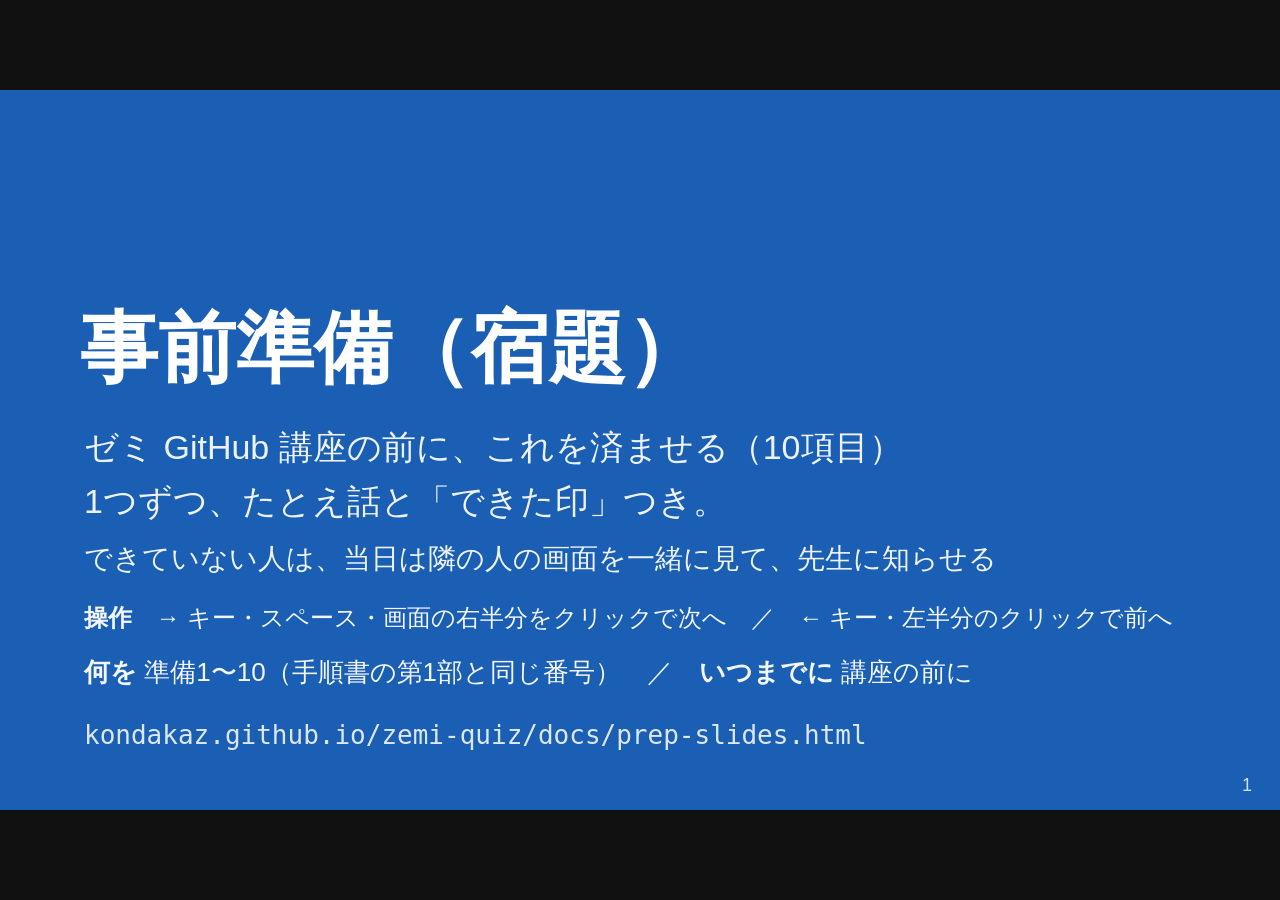
<file: docs/prep-slides.html>
<!doctype html>
<html lang="ja">
<head>
<meta charset="utf-8">
<meta name="viewport" content="width=device-width,initial-scale=1">
<title>ゼミ GitHub 講座 事前準備（宿題）</title>
<!-- 操作: → / Space / PageDown で次、← / PageUp で前、Home / End で最初・最後。画面の右半分をクリックで次、左半分で前（文字を選択している間は動かない）。1ファイル自己完結（16:9, 1280x720 を画面に合わせて拡縮）。 -->
<style>
:root{--ink:#222;--sub:#5a6270;--accent:#1a5fb4;--bg:#fafafa;--card:#fff;--line:#d5dbe5;--soft:#eaf1fb;--ok:#2a8a4a;--warn:#c4540a;--warnbg:#fff1e3;--code:#1e2430}
*{box-sizing:border-box}
html,body{margin:0;height:100%;background:#111;overflow:hidden}
body{font-family:"Hiragino Kaku Gothic ProN","Noto Sans JP","Yu Gothic",sans-serif;color:var(--ink)}
#stage{position:absolute;left:50%;top:50%;width:1280px;height:720px;transform-origin:0 0}
.slide{position:absolute;inset:0;background:var(--bg);display:none;padding:0;overflow:hidden}
.slide.on{display:block}
.head{height:88px;background:var(--accent);color:#fff;display:flex;align-items:center;padding:0 56px}
.head h2{margin:0;font-size:38px;font-weight:700;letter-spacing:.02em}
.head .tag{margin-left:auto;font-size:22px;border:2px solid rgba(255,255,255,.8);border-radius:22px;padding:2px 18px;white-space:nowrap}
.head .tag.now{background:#fff;color:var(--accent);font-weight:700}
.head .tag.pre,.head .tag.late{opacity:.9}
.body{position:absolute;left:56px;right:56px;top:112px;bottom:56px}
.pg{position:absolute;right:28px;bottom:14px;font-size:18px;color:var(--sub)}
.pg::after{content:attr(data-n)}
.lead{font-size:34px;line-height:1.55;margin:0 0 16px}
.sub{font-size:26px;line-height:1.6;color:var(--sub);margin:0}
.big{font-size:44px;font-weight:700;line-height:1.4}
.accent{color:var(--accent)}
.warn{color:var(--warn)}
code,.mono{font-family:"M PLUS 1 Code","Noto Sans Mono CJK JP",Menlo,Consolas,monospace}
code{background:#eceff4;padding:0 8px;border-radius:5px;font-size:.88em}
.cards{display:flex;gap:28px}
.card{background:var(--card);border:2px solid var(--line);border-radius:14px;padding:22px 28px;flex:1}
.card h3{margin:0 0 8px;font-size:32px}
.card p{margin:0;font-size:26px;line-height:1.55}
.card.hl{border-color:var(--accent);background:var(--soft)}
.card.bad{border-color:#e0b79a;background:var(--warnbg)}
.card.good{border-color:#9fd2ae;background:#eef8f1}
.note{position:absolute;left:0;right:0;bottom:0;background:var(--warnbg);border-left:8px solid #e8a33d;border-radius:8px;padding:14px 24px;font-size:27px;line-height:1.5}
.note.blue{background:var(--soft);border-left-color:var(--accent)}
ol.steps{list-style:none;margin:0;padding:0;display:grid;grid-template-columns:1fr 1fr;grid-auto-flow:column;grid-template-rows:repeat(5,1fr);gap:14px 36px;height:100%}
ol.steps li{display:flex;align-items:center;gap:18px;background:#fff;border:2px solid var(--line);border-radius:12px;padding:0 20px;font-size:28px;line-height:1.3}
ol.steps li b{flex:none;width:46px;height:46px;border-radius:50%;background:var(--accent);color:#fff;display:flex;align-items:center;justify-content:center;font-size:26px}
ol.steps li.fin.goal{background:#fff7d6;border-color:#e8a33d}
ol.steps li small strong{color:var(--warn)}
ol.steps li.fin{background:var(--soft);border-color:var(--accent)}
ol.steps li small{display:block;font-size:21px;color:var(--sub)}
svg{display:block}
svg text{font-family:"Hiragino Kaku Gothic ProN","Noto Sans JP","Yu Gothic",sans-serif}
.files{font-size:28px;line-height:1.5}
.files div{margin:2px 0}
.cmd{background:var(--code);color:#e9eefc;border-radius:10px;padding:16px 26px;font-size:28px;line-height:1.6}
.cmd .c{color:#8ea0c6}
.cmd .bad{color:#ff9d7a}
.bar{display:flex;gap:18px;align-items:center}
.title-slide{background:var(--accent);color:#fff}
.title-slide h1{position:absolute;left:80px;top:210px;margin:0;font-size:78px;line-height:1.25}
.title-slide p{position:absolute;left:84px;top:430px;margin:0;font-size:34px;opacity:.92;line-height:1.6}
.title-slide .pg{color:#cfe0f7}
.title-slide .legend{position:absolute;left:84px;bottom:120px;font-size:26px;opacity:.95}
.title-slide .url{position:absolute;left:84px;bottom:60px;font-size:26px;opacity:.85}
.hint{position:fixed;right:10px;bottom:6px;color:#889;font-size:13px;z-index:9}
@media print{
  html,body{overflow:visible;height:auto;background:#fff}
  #stage{position:static;transform:none!important;width:auto;height:auto}
  .slide{display:block!important;position:relative;width:1280px;height:720px;page-break-after:always}
  .hint{display:none}
  @page{size:1280px 720px;margin:0}
}
.why{background:var(--soft);border-left:8px solid var(--accent);border-radius:8px;padding:12px 22px;font-size:27px;line-height:1.45}
.why b{color:var(--accent);margin-right:14px}
ol.todo{list-style:none;margin:14px 0 0;padding:0;counter-reset:t}
ol.todo li{counter-increment:t;position:relative;padding:7px 0 7px 62px;font-size:28px;line-height:1.45}
ol.todo li::before{content:counter(t);position:absolute;left:0;top:8px;width:42px;height:42px;border-radius:50%;background:var(--accent);color:#fff;display:flex;align-items:center;justify-content:center;font-size:24px;font-weight:700}
ol.todo li small{display:block;font-size:22px;color:var(--sub);line-height:1.4}
.note.good{background:#eef8f1;border-left-color:var(--ok)}
.note.good .mk{color:var(--ok);margin-right:14px}
.note.warn2{background:var(--warnbg);border-left-color:#e8a33d}
.tips{margin:8px 0 0;font-size:24px;line-height:1.5;color:var(--sub)}
.cols{display:flex;gap:28px;margin-top:14px}
.cols .card{padding:16px 24px}
.cols .card h3{font-size:30px}
.cols ol.todo{margin-top:6px}
.cols ol.todo li{font-size:25px;padding:5px 0 5px 52px;line-height:1.4}
.cols ol.todo li::before{width:36px;height:36px;font-size:21px;top:6px}
.chips{display:flex;gap:10px;margin-top:6px;flex-wrap:wrap}
.chips span{background:#fff;border:2px solid var(--accent);border-radius:20px;padding:0 14px;font-size:22px;color:var(--accent)}
.cmd.s{font-size:25px;line-height:1.5;padding:12px 24px;margin:10px 0 0}
table.chk{border-collapse:collapse;width:100%;font-size:24px}
table.chk td{border-bottom:1px solid var(--line);padding:6px 10px;vertical-align:top;line-height:1.35}
table.chk td:first-child{font-family:"M PLUS 1 Code","Noto Sans Mono CJK JP",Menlo,Consolas,monospace;white-space:nowrap;font-size:22px}
.tick{list-style:none;margin:0;padding:0;font-size:24px;line-height:1.4}
.tick li{padding:4px 0 4px 38px;position:relative}
.tick li::before{content:"□";position:absolute;left:0;color:var(--accent);font-size:26px}
ol.todo li code{white-space:nowrap}
ol.todo.sm li{font-size:25px;padding:5px 0 5px 54px;line-height:1.4}
ol.todo.sm li::before{width:36px;height:36px;font-size:21px;top:6px}
table.chk{font-size:21px}
table.chk td{padding:4px 10px}
table.chk td:first-child{font-size:20px}
.tick{font-size:21px}
.tick li{padding:2px 0 2px 36px}
.cols .card h3{font-size:26px}
.why b.lb{color:var(--accent);margin-right:14px}
.why b{color:inherit;margin-right:0}
ol.todo.lg{margin-top:26px}
ol.todo.lg li{font-size:30px;padding:12px 0 12px 66px}
ol.todo.lg li::before{top:14px}
body{word-break:auto-phrase;line-break:strict}
a,a:visited{color:var(--accent);text-decoration:underline;text-underline-offset:3px}
.title-slide a{color:#fff}
.cmd{font-family:"M PLUS 1 Code","Noto Sans Mono CJK JP",Menlo,Consolas,monospace}
.cmd .c{color:#8ea0c6}
</style>
</head>
<body>
<div id="stage">

<section class="slide title-slide">
  <h1>事前準備（宿題）</h1>
  <p style="top:330px">ゼミ GitHub 講座の前に、これを済ませる（10項目）<br>1つずつ、たとえ話と「できた印」つき。<br><span style="font-size:28px">できていない人は、当日は隣の人の画面を一緒に見て、先生に知らせる</span></p>
  <div class="legend" style="bottom:176px;font-size:24px"><b>操作</b>　→ キー・スペース・画面の右半分をクリックで次へ　／　← キー・左半分のクリックで前へ</div>
  <div class="legend"><b>何を</b> 準備1〜10（手順書の第1部と同じ番号）　／　<b>いつまでに</b> 講座の前に</div>
  <div class="url mono">kondakaz.github.io/zemi-quiz/docs/prep-slides.html</div>
  <div class="pg" data-n=" 1"></div>
</section>

<section class="slide">
  <div class="head"><h2>準備の全体地図：チェックリスト</h2><span class="tag now">事前準備</span></div>
  <div class="body">
    <ol class="steps" style="height:420px;grid-template-rows:repeat(5,1fr)">
      <li><b>1</b><span>GitHub アカウント＋2要素認証<small>パスワードのほかに、もう1つ確認する仕組み</small></span></li>
      <li><b>2</b><span>Git と gh を入れる<small><code>git --version</code> と <code>gh --version</code></small></span></li>
      <li><b>3</b><span>Codex デスクトップアプリを入れる<small>ChatGPT のアカウントでサインイン</small></span></li>
      <li><b>4</b><span>ニックネームを先生に届ける<small>GitHub のユーザー名と一緒に</small></span></li>
      <li><b>5</b><span>名前とメールを Git に登録<small>先にメールを非公開にして、noreply を控える</small></span></li>
      <li><b>6</b><span>GitHub へのログイン<small><code>gh auth login</code> → <code>gh auth status</code></small></span></li>
      <li><b>7</b><span>先生からの招待を承認<small>Accept invitation を押す</small></span></li>
      <li><b>8</b><span>clone する（＋ <code>pwd</code> をメモ）<small>共有の棚から、自分の PC に丸ごとコピー</small></span></li>
      <li><b>9</b><span>問題の文を考えてくる<small>メモにまとめる</small></span></li>
      <li><b>10</b><span>「読んでおく」と約束を読む<small>3分</small></span></li>
    </ol>
    <div class="note blue" style="font-size:25px"><b>番号は手順書の第1部と同じ。</b>　ターミナルは準備2から使う。開き方は、スライド4。</div>
  </div>
  <div class="pg" data-n=" 2"></div>
</section>

<section class="slide">
  <div class="head"><h2>準備1　GitHub アカウントと2要素認証</h2><span class="tag now">事前準備</span></div>
  <div class="body">
    <div class="why"><b class="lb">何のため</b>GitHub ＝ 記録をみんなで置く場所（Google ドライブのようなもの）。2要素認証は、パスワードのほかに、もう1つ確認する仕組み。</div>
    <ol class="todo ">
      <li><b>GitHub アカウントを作る</b><small>本名・学籍番号は、どこにも書かない。すでに本名のユーザー名で作った人は、先生に相談する</small></li>
      <li>GitHub の画面で、右上のアイコン → Settings → Password and authentication → Two-factor authentication → Enable two-factor authentication の順に進む</li>
      <li>スマホの認証アプリ（Google Authenticator や GitHub Mobile など）で、画面の QR コードを読み取る</li>
      <li><b>リカバリーコード</b>（スマホをなくしたときの救済用の番号）を、必ず保存する</li>
    </ol>
    <div class="note good"><span class="mk">✓ できた印</span>2要素認証がオンになり、リカバリーコードを保存した。</div>
  </div>
  <div class="pg" data-n=" 3"></div>
</section>

<section class="slide">
  <div class="head"><h2>ターミナルの開き方と cd（準備2から使う）</h2><span class="tag now">事前準備</span></div>
  <div class="body">
    <div class="why"><b class="lb">何のため</b>ターミナル ＝ 文字で命令を打つ画面。cd（シーディー）＝ フォルダに入る命令。</div>
    <ol class="todo lg">
      <li><b>Mac</b>：⌘（コマンド）キー＋スペースを押して「ターミナル」と入力し、Enter</li>
      <li><b>Windows</b>：スタートボタンを押して「PowerShell」と入力し、開く</li>
      <li><code>cd Documents</code> で、「書類」（Windows では「ドキュメント」）フォルダに入る（準備8でも使う）</li>
    </ol>
    <div class="note good"><span class="mk">✓ できた印</span>文字を打てる画面が開き、<code>cd Documents</code> を打てた。</div>
  </div>
  <div class="pg" data-n=" 4"></div>
</section>

<section class="slide">
  <div class="head"><h2>準備2　Git と GitHub CLI（gh）を入れる</h2><span class="tag now">事前準備</span></div>
  <div class="body">
    <div class="why"><b class="lb">何のため</b>Git ＝ セーブする道具。gh ＝ ターミナルから GitHub を使う道具。</div>
    <div class="cols">
      <div class="card hl"><h3>Mac</h3>
        <ol class="todo">
          <li>ターミナルで <code>git --version</code> と打つ</li>
          <li>ツールの導入画面が出たら、「インストール」を選ぶ</li>
          <li>入れ終わったら、もう一度 <code>git --version</code> を打つ</li>
          <li>gh は <a href="https://cli.github.com">https://cli.github.com</a> から入れる</li>
        </ol></div>
      <div class="card hl"><h3>Windows</h3>
        <ol class="todo">
          <li><a href="https://git-scm.com">https://git-scm.com</a> の「Git for Windows」を入れる。インストーラーの質問は、<b>全部そのまま Next</b></li>
          <li><a href="https://cli.github.com">https://cli.github.com</a> の gh を入れる</li>
          <li>入れたあと、<b>PowerShell を開き直す</b></li>
        </ol></div>
    </div>
    <p class="tips" style="font-size:21px;margin-top:4px">あわせて Node.js（検査を手元で動かすための道具）も入れておくと便利。任意。入っていなくても、PR の検査で確かめられる。</p>
    <div class="note good"><span class="mk">✓ できた印</span><code>git --version</code> と <code>gh --version</code> を打って、どちらもバージョンが出ればOK。</div>
  </div>
  <div class="pg" data-n=" 5"></div>
</section>

<section class="slide">
  <div class="head"><h2>準備3　Codex デスクトップアプリを入れる</h2><span class="tag now">事前準備</span></div>
  <div class="body">
    <div class="why"><b class="lb">何のため</b>Codex ＝ 作業を手伝ってくれる AI アシスタント。当日は、これに頼む。</div>
    <ol class="todo ">
      <li><a href="https://developers.openai.com/codex/app">https://developers.openai.com/codex/app</a> から、Codex デスクトップアプリを入れる</li>
      <li><b>ChatGPT のアカウント</b>でサインインする</li>
      <li>起動できる状態にしておく</li>
    </ol>
    <p class="tips">このアプリで、あとの準備8で作業フォルダを選ぶ。頼むときの約束は、準備10で読む。</p>
    <div class="note good"><span class="mk">✓ できた印</span>サインインした状態で Codex が起動し、入力欄が出る。</div>
  </div>
  <div class="pg" data-n=" 6"></div>
</section>

<section class="slide">
  <div class="head"><h2>準備4　ニックネームを決めて、先生に届ける</h2><span class="tag now">事前準備</span></div>
  <div class="body">
    <div class="why"><b class="lb">何のため</b>ニックネーム ＝ あなたの名札。ファイル名とブランチ名に使う。GitHub のユーザー名は、あとの招待（準備7）に使う。</div>
    <ol class="todo sm">
      <li>ニックネームを決める（例：<code>taro-k</code>）</li>
      <li>使える文字は、<b>半角の英小文字・数字・ハイフンだけ</b></li>
      <li><b>ほかの人と重ならないもの</b>にする</li>
      <li>先生が指定する方法で、<b>ニックネームと GitHub のユーザー名</b>を届ける</li>
      <li>先生が、重複がないか確かめる</li>
    </ol>
    <p class="tips"><span class="warn"><b>同じニックネームの人がいると、あとから出した PR が止まってしまう。</b></span>届けた名前は、当日は変えない（先生から別の名前を頼まれたときだけ、次の準備5の <code>user.name</code> の1行を打ち直す）。</p>
    <div class="note good"><span class="mk">✓ できた印</span>ニックネームとユーザー名を届け、重複がないと確かめてもらった。</div>
  </div>
  <div class="pg" data-n=" 7"></div>
</section>

<section class="slide">
  <div class="head"><h2>準備5（1）メールを非公開にして、noreply を控える</h2><span class="tag now">事前準備</span></div>
  <div class="body">
    <div class="why"><b class="lb">何のため</b>セーブ（commit）には、名前とメールアドレスが書き込まれて、<b>公開される</b>。だから先に、メールを公開しない設定にする。</div>
    <ol class="todo sm">
      <li>GitHub の画面で、右上のアイコン → Settings → Emails を開く</li>
      <li><b>Keep my email addresses private</b>（メールアドレスを公開しない）に<b>チェックを入れる</b></li>
      <li>同じ画面に出る <b>noreply アドレス</b>（<code>…@users.noreply.github.com</code> の形。公開しても困らない代わりの住所）を控える。<b>先頭の数字と <code>+</code> もふくめて、まるごと</b></li>
    </ol>
    <div class="note good"><span class="mk">✓ できた印</span><code>12345678+taro-k@users.noreply.github.com</code> のような、数字と <code>+</code> のついた noreply アドレスを、まるごとメモに控えた。</div>
  </div>
  <div class="pg" data-n=" 8"></div>
</section>

<section class="slide">
  <div class="head"><h2>準備5（2）名前とメールを Git に登録する</h2><span class="tag now">事前準備</span></div>
  <div class="body">
    <div class="why"><b class="lb">何のため</b>セーブ（commit）に書き込まれる名前とメールを、ニックネームと noreply アドレスにしておく。</div>
    <ol class="todo sm">
      <li>ターミナルで、名前は準備4の<b>ニックネーム</b>、メールは控えた<b>noreply アドレス</b>にして、次を打つ</li>
      <li><code>&lt; &gt;</code> は<b>消す</b>。<code>" "</code>（ダブルクォート）は<b>残す</b>。例は、次のスライド</li>
      <li>本名や、ふだんのメールアドレスは入れない</li>
    </ol>
    <div class="cmd s" style="margin-top:14px">git config --global user.name "&lt;ニックネーム&gt;"<br>git config --global user.email "&lt;控えた noreply アドレス&gt;"</div>
    <div class="note good"><span class="mk">✓ できた印</span>上の2行を打って、エラーが出なかった。</div>
  </div>
  <div class="pg" data-n=" 9"></div>
</section>

<section class="slide">
  <div class="head"><h2>準備5（3）例を見て、入れた値を確かめる</h2><span class="tag now">事前準備</span></div>
  <div class="body">
    <div class="why"><b class="lb">何のため</b><code>&lt; &gt;</code> を消して、<code>" "</code> を残すと、どうなるかを見る。</div>
    <ol class="todo sm">
      <li>ニックネームが <code>taro-k</code> のときの例は、次の2行</li>
    </ol>
    <div class="cmd s" style="font-size:21px;margin-top:6px">git config --global user.name "taro-k"<br>git config --global user.email "12345678+taro-k@users.noreply.github.com"</div>
    <p class="tips">先生から別のニックネームを頼まれたら、<code>user.name</code> の1行を、新しい名前で打ち直す。</p>
    <div class="note good"><span class="mk">✓ できた印</span><code>git config --global user.name</code> と <code>git config --global user.email</code> で、入れた値が出ればOK。</div>
  </div>
  <div class="pg" data-n="10"></div>
</section>

<section class="slide">
  <div class="head"><h2>準備6　GitHub へのログインを済ませる</h2><span class="tag now">事前準備</span></div>
  <div class="body">
    <div class="why"><b class="lb">何のため</b>ターミナルから GitHub を使えるように、先にログインしておく。</div>
    <ol class="todo sm">
      <li>ターミナルで <code>gh auth login</code> を打って、Enter を押す</li>
      <li>質問は、矢印キーで選んで Enter。選ぶものは、次の4つ（画面は英語）<div class="chips"><span>GitHub.com</span><span>HTTPS</span><span>Yes</span><span>Login with a web browser</span></div></li>
      <li>途中で<b>8文字のコード</b>が出るので、控える。「Press Enter to open github.com in your browser」と出たら、Enter を押す</li>
      <li>ブラウザが開いたら、そのコードを貼って <b>Continue</b>。次の画面で <b>Authorize github</b>（許可）を押す</li>
    </ol>
    <div class="note good"><span class="mk">✓ できた印</span><code>gh auth status</code> で、<code>Logged in to github.com account &lt;ユーザー名&gt;</code> と出る（自分のユーザー名が入る）。</div>
  </div>
  <div class="pg" data-n="11"></div>
</section>

<section class="slide">
  <div class="head"><h2>準備7　先生からの招待を承認する</h2><span class="tag now">事前準備</span></div>
  <div class="body">
    <div class="why"><b class="lb">何のため</b>先生の共有の棚（リポジトリ <code>kondakaz/zemi-quiz</code>）に、書き込めるようにする。</div>
    <ol class="todo sm">
      <li>先生が、あなたの GitHub のユーザー名あてに、collaborator（共同作業者）の招待を送る</li>
      <li>登録したメールに届く招待メールのリンクから開く</li>
      <li><b>Accept invitation</b>（招待を受ける）を押す</li>
    </ol>
    <p class="tips">メールが見つからないときは、GitHub の通知か、<a href="https://github.com/kondakaz/zemi-quiz/invitations">https://github.com/kondakaz/zemi-quiz/invitations</a> からも開ける。<span class="warn"><b>招待には期限（7日）がある。</b></span>早めに承認する。</p>
    <div class="note good"><span class="mk">✓ できた印</span><code>https://github.com/kondakaz/zemi-quiz/invitations</code> をもう一度開くと、Accept invitation のボタンがもう出ない。</div>
  </div>
  <div class="pg" data-n="12"></div>
</section>

<section class="slide">
  <div class="head"><h2>準備8（1）clone する</h2><span class="tag now">事前準備</span></div>
  <div class="body">
    <div class="why"><b class="lb">何のため</b>clone ＝ 共有の棚から、自分の PC に<b>丸ごとコピー</b>。</div>
    <ol class="todo sm">
      <li>ターミナルを<b>開き直す</b>（開いた直後は、ホームフォルダにいる）</li>
      <li>次を打つ。<code>cd Documents</code> で「書類」（Windows では「ドキュメント」）フォルダに入ってから、clone する</li>
    </ol>
    <div class="cmd s" style="margin-top:6px;font-size:22px;padding:8px 24px">cd Documents<br>git clone https://github.com/kondakaz/zemi-quiz.git<br>cd zemi-quiz<br>git status</div>
    <p class="tips" style="font-size:21px;margin-top:4px">Mac で「"ターミナル"が"書類"フォルダ内のファイルへのアクセスを求めています」のような確認が出たら、「許可」。<code>cd Documents</code> で「見つからない」と出たら、先生に知らせる。</p>
    <div class="note good"><span class="mk">✓ できた印</span><code>git status</code> に <code>On branch main</code>（いま本番にいる）と出る。<code>ls</code>（中身を表示する命令）で、<code>index.html</code> と <code>questions/</code> が見える。</div>
  </div>
  <div class="pg" data-n="13"></div>
</section>

<section class="slide">
  <div class="head"><h2>準備8（2）pwd のメモと、作業フォルダ</h2><span class="tag now">事前準備</span></div>
  <div class="body">
    <div class="why"><b class="lb">何のため</b>当日、<code>cd</code> で迷ったときのために、いまいる場所を控えておく。</div>
    <ol class="todo lg">
      <li>clone したターミナルのまま、<code>pwd</code>（いまいる場所を表示する命令）を打つ</li>
      <li>出てきた場所を、<b>メモする</b>（当日、<code>cd</code> で迷ったときに使う）</li>
      <li>Codex アプリを起動し、作業フォルダを選ぶところで、メモした場所の <code>zemi-quiz</code> フォルダを選ぶ</li>
    </ol>
    <div class="note good"><span class="mk">✓ できた印</span><code>pwd</code> の場所をメモした。Codex の作業フォルダに <code>zemi-quiz</code> を選んだ。</div>
  </div>
  <div class="pg" data-n="14"></div>
</section>

<section class="slide">
  <div class="head"><h2>準備9　問題の文を考えてくる</h2><span class="tag now">事前準備</span></div>
  <div class="body">
    <div class="why"><b class="lb">何のため</b>当日は、メモを写すだけにして、30分に収める。</div>
    <ol class="todo ">
      <li><b>問題文</b></li>
      <li><b>選択肢4つ</b>（どれも違う文にする）</li>
      <li><b>正解の番号</b>（<b>0から数える</b>。1つ目が正解なら 0、4つ目なら 3）</li>
      <li><b>解説</b>（1〜2文）</li>
    </ol>
    <p class="tips">テーマは自由。Codex に考えてもらってもよいが、<b>答えが本当に正しいかは、自分で確かめる</b>。公開されるので、本名・学籍番号は入れない。</p>
    <div class="note good"><span class="mk">✓ できた印</span>この4つが、メモにそろった。</div>
  </div>
  <div class="pg" data-n="15"></div>
</section>

<section class="slide">
  <div class="head"><h2>準備10　「読んでおく」と約束を読む</h2><span class="tag now">事前準備</span></div>
  <div class="body">
    <div class="why"><b class="lb">何のため</b>当日の説明を、短く済ませるために、先に頭に入れておく（3分）。</div>
    <ol class="todo ">
      <li><a href="handout.html#読んでおく-なぜバージョン管理かgit-と-github">手順書の「読んでおく：なぜバージョン管理か／Git と GitHub」</a>を読む<small>第1部の準備10の下にある</small></li>
      <li><a href="handout.html#dcodex">手順書の第3部「Codex に頼むときの約束」</a>を読む</li>
    </ol>
    <div class="cards" style="margin-top:12px">
      <div class="card" style="padding:14px 22px"><p style="font-size:24px"><b>なぜバージョン管理か</b><br>ファイル名で版を分けると、どれが最新か分からなくなる。Git なら、ファイルは1つのまま、セーブが積み重なる。</p></div>
      <div class="card" style="padding:14px 22px"><p style="font-size:24px"><b>Git は道具、GitHub は置き場</b><br>Git は自分の PC の中で動くセーブ機能。GitHub は、そのセーブをみんなで置く場所。</p></div>
    </div>
    <div class="note good"><span class="mk">✓ できた印</span>2つとも、読み終えた。</div>
  </div>
  <div class="pg" data-n="16"></div>
</section>

<section class="slide">
  <div class="head"><h2>できたかの確認：全部 OK なら、準備完了</h2><span class="tag now">事前準備</span></div>
  <div class="body">
    <div class="cols" style="margin-top:0">
      <div class="card hl" style="flex:1.8"><h3>ターミナルで打って確かめる</h3>
        <table class="chk">
          <tr><td>git --version<br>gh --version</td><td>どちらもバージョンが出る</td></tr>
          <tr><td>git config --global user.name<br>git config --global user.email</td><td>入れたニックネームと noreply アドレスが出る</td></tr>
          <tr><td>gh auth status</td><td><code>Logged in to github.com account &lt;ユーザー名&gt;</code> と出る</td></tr>
          <tr><td>cd &lt;準備8でメモした場所&gt;<br>git status<br>ls</td><td><code>On branch main</code> と出る。<code>index.html</code> と <code>questions/</code> が見える</td></tr>
        </table></div>
      <div class="card good" style="flex:1.1"><h3>打たずに確かめる</h3>
        <ul class="tick">
          <li>2要素認証をオンにして、リカバリーコードを保存した</li>
          <li>Codex がサインインした状態で起動し、入力欄が出る</li>
          <li>ニックネームとユーザー名を届け、重複がないと確かめてもらった</li>
          <li>招待を承認した（invitations の画面に承認のボタンがもう出ない）</li>
          <li><code>pwd</code> の場所をメモした</li>
          <li>問題の文の4つを、メモにまとめた</li>
          <li>「読んでおく」と約束を読んだ</li>
        </ul></div>
    </div>
    <div class="note good"><span class="mk">✓ 準備完了</span>左の4つがすべて出て、右の7つにすべてチェックが付いた。</div>
  </div>
  <div class="pg" data-n="17"></div>
</section>

<section class="slide">
  <div class="head"><h2>詰まったら：先生に聞く</h2><span class="tag now">事前準備</span></div>
  <div class="body">
    <div class="cols" style="margin-top:0">
      <div class="card hl" style="flex:1.25"><h3>まず自分で</h3>
        <p style="font-size:24px;line-height:1.55">・<b>招待メールが見つからない</b>：GitHub の通知か、<code>github.com/kondakaz/zemi-quiz/invitations</code> から開ける<br>・<b>権限がない（403）</b>：<code>gh auth status</code> で、ログインしているアカウントを見る。招待の承認は準備7<br>・<b>認証エラー</b>：<code>gh auth status</code> を打つ。できていなければ <code>gh auth login</code> をやり直す（Git の操作は <b>HTTPS</b>）<br>・<b><code>cd</code> で「見つからない」</b>：準備8でメモした場所（<code>pwd</code> の結果）に <code>cd</code> する</p></div>
      <div class="card bad"><h3>先生に知らせる</h3>
        <p style="font-size:24px;line-height:1.55">・<b>ニックネーム</b>：先生が指定する方法で届けて、重複がないか確かめてもらう<br>・<b>本名のユーザー名</b>でアカウントを作ってしまった<br>・<b><code>cd Documents</code> で「見つからない」</b>と出た<br>・<b>それでも分からない</b>：画面を先生に見せる<br>・<b>当日までにできていない</b>：当日は隣の人の画面を一緒に見て、先生に知らせる</p></div>
    </div>
    <div class="note blue"><b>迷ったら、先生に画面を見せる。</b>　詳しい直し方は、<a href="handout.html">手順書</a>の第3部「つまずいたとき」。</div>
  </div>
  <div class="pg" data-n="18"></div>
</section>

</div>
<script>
(function(){
  var stage=document.getElementById('stage');
  var slides=[].slice.call(document.querySelectorAll('.slide'));
  var cur=0;
  function fit(){
    var s=Math.min(window.innerWidth/1280,window.innerHeight/720);
    // 左上を原点に拡縮し、画面の中心に置く
    stage.style.transform='translate('+(-640*s)+'px,'+(-360*s)+'px) scale('+s+')';
  }
  function show(n){
    cur=Math.max(0,Math.min(slides.length-1,n));
    slides.forEach(function(el,i){el.classList.toggle('on',i===cur);});
    if(location.hash!=='#'+(cur+1)) history.replaceState(null,'','#'+(cur+1));
  }
  document.addEventListener('keydown',function(e){
    var k=e.key;
    if(k==='ArrowRight'||k===' '||k==='PageDown'||k==='Enter'){e.preventDefault();show(cur+1);}
    else if(k==='ArrowLeft'||k==='PageUp'||k==='Backspace'){e.preventDefault();show(cur-1);}
    else if(k==='Home'){show(0);}
    else if(k==='End'){show(slides.length-1);}
  });
  document.addEventListener('click',function(e){ if(e.target.closest&&e.target.closest('a')) return; if(String(window.getSelection())) return; if(e.clientX>window.innerWidth/2) show(cur+1); else show(cur-1); });
  window.addEventListener('resize',fit);
  var h=parseInt(location.hash.slice(1),10);
  fit(); show(isNaN(h)?0:h-1);
})();
</script>
</body>
</html>
</file>
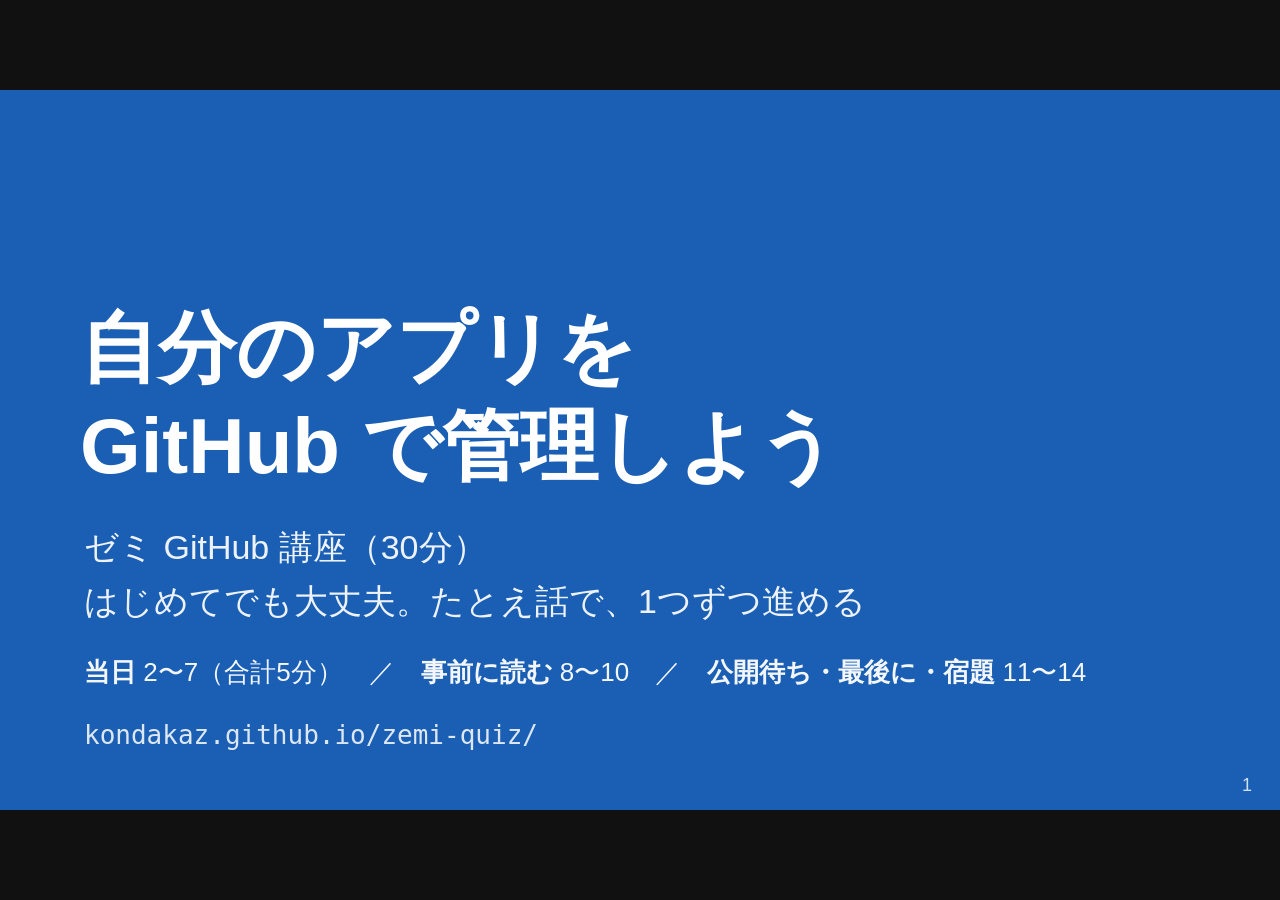
<file: docs/slides.html>
<!doctype html>
<html lang="ja">
<head>
<meta charset="utf-8">
<meta name="viewport" content="width=device-width,initial-scale=1">
<title>ゼミ GitHub 講座 説明資料</title>
<!-- 操作: → / Space / PageDown で次、← / PageUp で前、Home / End で最初・最後。1ファイル自己完結（16:9, 1280x720 を画面に合わせて拡縮）。 -->
<style>
:root{--ink:#222;--sub:#5a6270;--accent:#1a5fb4;--bg:#fafafa;--card:#fff;--line:#d5dbe5;--soft:#eaf1fb;--ok:#2a8a4a;--warn:#c4540a;--warnbg:#fff1e3;--code:#1e2430}
*{box-sizing:border-box}
html,body{margin:0;height:100%;background:#111;overflow:hidden}
body{font-family:"Hiragino Kaku Gothic ProN","Noto Sans JP","Yu Gothic",sans-serif;color:var(--ink)}
#stage{position:absolute;left:50%;top:50%;width:1280px;height:720px;transform-origin:0 0}
.slide{position:absolute;inset:0;background:var(--bg);display:none;padding:0;overflow:hidden}
.slide.on{display:block}
.head{height:88px;background:var(--accent);color:#fff;display:flex;align-items:center;padding:0 56px}
.head h2{margin:0;font-size:38px;font-weight:700;letter-spacing:.02em}
.head .tag{margin-left:auto;font-size:22px;border:2px solid rgba(255,255,255,.8);border-radius:22px;padding:2px 18px;white-space:nowrap}
.head .tag.now{background:#fff;color:var(--accent);font-weight:700}
.head .tag.pre,.head .tag.late{opacity:.9}
.body{position:absolute;left:56px;right:56px;top:112px;bottom:56px}
.pg{position:absolute;right:28px;bottom:14px;font-size:18px;color:var(--sub)}
.pg::after{content:attr(data-n)}
.lead{font-size:34px;line-height:1.55;margin:0 0 16px}
.sub{font-size:26px;line-height:1.6;color:var(--sub);margin:0}
.big{font-size:44px;font-weight:700;line-height:1.4}
.accent{color:var(--accent)}
.warn{color:var(--warn)}
code,.mono{font-family:"M PLUS 1 Code","Noto Sans Mono CJK JP",Menlo,Consolas,monospace}
code{background:#eceff4;padding:0 8px;border-radius:5px;font-size:.88em}
.cards{display:flex;gap:28px}
.card{background:var(--card);border:2px solid var(--line);border-radius:14px;padding:22px 28px;flex:1}
.card h3{margin:0 0 8px;font-size:32px}
.card p{margin:0;font-size:26px;line-height:1.55}
.card.hl{border-color:var(--accent);background:var(--soft)}
.card.bad{border-color:#e0b79a;background:var(--warnbg)}
.card.good{border-color:#9fd2ae;background:#eef8f1}
.note{position:absolute;left:0;right:0;bottom:0;background:var(--warnbg);border-left:8px solid #e8a33d;border-radius:8px;padding:14px 24px;font-size:27px;line-height:1.5}
.note.blue{background:var(--soft);border-left-color:var(--accent)}
ol.steps{list-style:none;margin:0;padding:0;display:grid;grid-template-columns:1fr 1fr;grid-auto-flow:column;grid-template-rows:repeat(5,1fr);gap:14px 36px;height:100%}
ol.steps li{display:flex;align-items:center;gap:18px;background:#fff;border:2px solid var(--line);border-radius:12px;padding:0 20px;font-size:28px;line-height:1.3}
ol.steps li b{flex:none;width:46px;height:46px;border-radius:50%;background:var(--accent);color:#fff;display:flex;align-items:center;justify-content:center;font-size:26px}
ol.steps li.fin.goal{background:#fff7d6;border-color:#e8a33d}
ol.steps li small strong{color:var(--warn)}
ol.steps li.fin{background:var(--soft);border-color:var(--accent)}
ol.steps li small{display:block;font-size:21px;color:var(--sub)}
svg{display:block}
svg text{font-family:"Hiragino Kaku Gothic ProN","Noto Sans JP","Yu Gothic",sans-serif}
.files{font-size:28px;line-height:1.5}
.files div{margin:2px 0}
.cmd{background:var(--code);color:#e9eefc;border-radius:10px;padding:16px 26px;font-size:28px;line-height:1.6}
.cmd .c{color:#8ea0c6}
.cmd .bad{color:#ff9d7a}
.bar{display:flex;gap:18px;align-items:center}
.title-slide{background:var(--accent);color:#fff}
.title-slide h1{position:absolute;left:80px;top:210px;margin:0;font-size:78px;line-height:1.25}
.title-slide p{position:absolute;left:84px;top:430px;margin:0;font-size:34px;opacity:.92;line-height:1.6}
.title-slide .pg{color:#cfe0f7}
.title-slide .legend{position:absolute;left:84px;bottom:120px;font-size:26px;opacity:.95}
.title-slide .url{position:absolute;left:84px;bottom:60px;font-size:26px;opacity:.85}
.hint{position:fixed;right:10px;bottom:6px;color:#889;font-size:13px;z-index:9}
@media print{
  html,body{overflow:visible;height:auto;background:#fff}
  #stage{position:static;transform:none!important;width:auto;height:auto}
  .slide{display:block!important;position:relative;width:1280px;height:720px;page-break-after:always}
  .hint{display:none}
  @page{size:1280px 720px;margin:0}
}
</style>
</head>
<body>
<div id="stage">

<!-- 表紙 -->
<section class="slide title-slide">
  <h1>自分のアプリを<br>GitHub で管理しよう</h1>
  <p>ゼミ GitHub 講座（30分）<br>はじめてでも大丈夫。たとえ話で、1つずつ進める</p>
  <div class="legend"><b>当日</b> 2〜7（合計5分）　／　<b>事前に読む</b> 8〜10　／　<b>公開待ち・最後に・宿題</b> 11〜14</div>
  <div class="url mono">kondakaz.github.io/zemi-quiz/</div>
  <div class="pg" data-n=" 1"></div>
</section>

<!-- 今日のゴール -->
<section class="slide">
  <div class="head"><h2>今日のゴール</h2><span class="tag now">当日</span></div>
  <div class="body">
    <p class="lead">自分のクイズを1問つくって、<br>みんなのクイズサイトに出す。</p>
    <svg viewBox="0 0 1168 230" width="1168" height="230" role="img" aria-label="つくる、送る、サイトに出る の3段階">
      <defs><marker id="g1" markerUnits="userSpaceOnUse" markerWidth="18" markerHeight="18" refX="14" refY="9" orient="auto"><path d="M0,0 L18,9 L0,18 z" fill="#5a6270"/></marker></defs>
      <g font-size="28" text-anchor="middle">
        <rect x="0" y="20" width="340" height="190" rx="16" fill="#fff" stroke="#d5dbe5" stroke-width="3"/>
        <text x="170" y="72" font-size="34" font-weight="700">① つくる</text>
        <text x="170" y="122">自分のクイズを</text>
        <text x="170" y="160">1問 書く</text>
        <path d="M350,115 H414" stroke="#5a6270" stroke-width="5" marker-end="url(#g1)"/>
        <rect x="414" y="20" width="340" height="190" rx="16" fill="#eaf1fb" stroke="#1a5fb4" stroke-width="3"/>
        <text x="584" y="72" font-size="34" font-weight="700" fill="#1a5fb4">② 送る</text>
        <text x="584" y="122">GitHub（みんなの</text>
        <text x="584" y="160">共有の棚）に置く</text>
        <path d="M764,115 H828" stroke="#5a6270" stroke-width="5" marker-end="url(#g1)"/>
        <rect x="828" y="20" width="340" height="190" rx="16" fill="#eef8f1" stroke="#2a8a4a" stroke-width="3"/>
        <text x="998" y="72" font-size="34" font-weight="700" fill="#2a8a4a">③ 出る</text>
        <text x="998" y="122">クイズサイトに</text>
        <text x="998" y="160">自分の問題が出る</text>
      </g>
    </svg>
    <div class="note blue"><b>むずかしい言葉は、たとえで1つずつ。</b>今は流れだけつかめばOK。</div>
  </div>
  <div class="pg" data-n=" 2"></div>
</section>

<!-- セーブと共有の棚 -->
<section class="slide">
  <div class="head"><h2>セーブと共有の棚：4つの動き</h2><span class="tag now">当日</span></div>
  <div class="body">
    <svg viewBox="0 0 1168 440" width="1168" height="440" role="img" aria-label="clone で棚から手元へコピー、commit でセーブ、push で棚の自分の下書きへ、pull で棚の最新を持ってくる">
      <defs>
        <marker id="ah" markerUnits="userSpaceOnUse" markerWidth="18" markerHeight="18" refX="14" refY="9" orient="auto"><path d="M0,0 L18,9 L0,18 z" fill="#1a5fb4"/></marker>
      </defs>
      <rect x="10" y="20" width="350" height="340" rx="16" fill="#fff" stroke="#1a5fb4" stroke-width="3"/>
      <text x="185" y="62" text-anchor="middle" font-size="30" font-weight="700" fill="#1a5fb4">GitHub ＝ 共有の棚</text>
      <rect x="32" y="80" width="306" height="56" rx="10" fill="#eaf1fb" stroke="#bcd2f0"/>
      <text x="185" y="118" text-anchor="middle" font-size="26">main（本番）</text>
      <rect x="32" y="194" width="306" height="56" rx="10" fill="#eef8f1" stroke="#9fd2ae"/>
      <text x="185" y="232" text-anchor="middle" font-size="23">自分の下書き（ブランチ）</text>
      <text x="185" y="284" text-anchor="middle" font-size="23" fill="#5a6270">main に合流したものだけが</text>
      <text x="185" y="316" text-anchor="middle" font-size="23" fill="#5a6270">サイトになる</text>
      <rect x="808" y="20" width="350" height="340" rx="16" fill="#fff" stroke="#222" stroke-width="3"/>
      <text x="983" y="62" text-anchor="middle" font-size="30" font-weight="700">自分の PC</text>
      <rect x="843" y="96" width="280" height="64" rx="10" fill="#f4f4f4" stroke="#ccc"/>
      <text x="983" y="138" text-anchor="middle" font-size="26">① ファイルを直す</text>
      <path d="M983,164 v36" stroke="#222" stroke-width="3" marker-end="url(#ah)"/>
      <rect x="843" y="204" width="280" height="64" rx="10" fill="#eef8f1" stroke="#9fd2ae"/>
      <text x="983" y="246" text-anchor="middle" font-size="26">② commit ＝ セーブ</text>
      <text x="983" y="312" text-anchor="middle" font-size="22" fill="#5a6270">いつでもこの時点に戻れる</text>
      <path d="M370,108 H798" stroke="#1a5fb4" stroke-width="5" marker-end="url(#ah)"/>
      <text x="584" y="88" text-anchor="middle" font-size="28" font-weight="700" fill="#1a5fb4">clone：棚から丸ごとコピー</text>
      <text x="584" y="136" text-anchor="middle" font-size="22" fill="#5a6270">最初に1回（宿題で済み）</text>
      <path d="M798,224 H370" stroke="#1a5fb4" stroke-width="5" marker-end="url(#ah)"/>
      <text x="584" y="206" text-anchor="middle" font-size="28" font-weight="700" fill="#1a5fb4">push：セーブを下書きに置く</text>
      <text x="584" y="262" text-anchor="middle" font-size="22" fill="#5a6270">本番（main）には入らない</text>
      <path d="M370,330 H798" stroke="#1a5fb4" stroke-width="5" marker-end="url(#ah)"/>
      <text x="584" y="314" text-anchor="middle" font-size="28" font-weight="700" fill="#1a5fb4">pull：棚の最新を持ってくる</text>
      <text x="584" y="372" text-anchor="middle" font-size="22" fill="#5a6270">ほかの人のセーブも手元へ</text>
    </svg>
    <div class="note blue"><b>commit は手元でセーブしただけ。</b>　push するまで、GitHub には何も出ない。</div>
  </div>
  <div class="pg" data-n=" 3"></div>
</section>

<!-- ブランチ -->
<section class="slide">
  <div class="head"><h2>ブランチ：本番を汚さない下書き</h2><span class="tag now">当日</span></div>
  <div class="body">
    <svg viewBox="0 0 1168 330" width="1168" height="330" role="img" aria-label="main（本番）から下書きのブランチが枝分かれし、作業後に本番へ合流する">
      <text x="0" y="82" font-size="30" font-weight="700" fill="#1a5fb4">main（本番）</text>
      <line x1="210" y1="74" x2="1160" y2="74" stroke="#1a5fb4" stroke-width="6"/>
      <circle cx="260" cy="74" r="14" fill="#1a5fb4"/>
      <circle cx="400" cy="74" r="14" fill="#1a5fb4"/>
      <circle cx="1080" cy="74" r="14" fill="#1a5fb4"/>
      <text x="760" y="42" text-anchor="middle" font-size="24" fill="#5a6270">下書きをいくら直しても、本番（サイト）は変わらない</text>
      <path d="M400,74 C450,74 460,230 520,230 H800 C860,230 860,74 910,74" fill="none" stroke="#2a8a4a" stroke-width="6"/>
      <circle cx="580" cy="230" r="14" fill="#2a8a4a"/>
      <circle cx="720" cy="230" r="14" fill="#2a8a4a"/>
      <circle cx="910" cy="74" r="14" fill="#2a8a4a"/>
      <text x="640" y="290" text-anchor="middle" font-size="30" font-weight="700" fill="#2a8a4a">add-quiz-ニックネーム（下書き）</text>
      <text x="650" y="190" text-anchor="middle" font-size="24" fill="#5a6270">ここで好きなだけ直す</text>
      <text x="1160" y="122" text-anchor="end" font-size="26" font-weight="700" fill="#2a8a4a">マージ＝本番に合流</text>
    </svg>
    <div class="note"><b>本番（main）には直接書かない。</b><br>フォルダは増えず、同じフォルダで下書きに切り替わる。</div>
  </div>
  <div class="pg" data-n=" 4"></div>
</section>

<!-- Pull Request -->
<section class="slide">
  <div class="head"><h2>Pull Request：「本番に入れていいですか？」</h2><span class="tag now">当日</span></div>
  <div class="body">
    <svg viewBox="0 0 1168 330" width="1168" height="330" role="img" aria-label="お願いの紙を出す、名簿で前の人が見る、Approve のはんこ、本人がマージ">
      <defs><marker id="ah4" markerUnits="userSpaceOnUse" markerWidth="18" markerHeight="18" refX="14" refY="9" orient="auto"><path d="M0,0 L18,9 L0,18 z" fill="#5a6270"/></marker></defs>
      <g font-size="26">
        <rect x="0" y="30" width="262" height="160" rx="14" fill="#fff" stroke="#d5dbe5" stroke-width="3"/>
        <text x="131" y="76" text-anchor="middle" font-weight="700">あなた</text>
        <text x="131" y="116" text-anchor="middle">下書きを送って</text>
        <text x="131" y="152" text-anchor="middle">お願いの紙（PR）</text>
        <path d="M266,110 H312" stroke="#5a6270" stroke-width="4" marker-end="url(#ah4)"/>
        <rect x="316" y="30" width="262" height="160" rx="14" fill="#eaf1fb" stroke="#1a5fb4" stroke-width="3"/>
        <text x="447" y="76" text-anchor="middle" font-weight="700" fill="#1a5fb4">レビューする人</text>
        <text x="447" y="116" text-anchor="middle">紙の中身を</text>
        <text x="447" y="152" text-anchor="middle">チェックする</text>
        <path d="M582,110 H628" stroke="#5a6270" stroke-width="4" marker-end="url(#ah4)"/>
        <rect x="632" y="30" width="262" height="160" rx="14" fill="#eef8f1" stroke="#2a8a4a" stroke-width="3"/>
        <text x="763" y="76" text-anchor="middle" font-weight="700" fill="#2a8a4a">OK なら Approve</text>
        <text x="763" y="116" text-anchor="middle">「見たよ、OK」</text>
        <text x="763" y="152" text-anchor="middle">のはんこ</text>
        <path d="M898,110 H944" stroke="#5a6270" stroke-width="4" marker-end="url(#ah4)"/>
        <rect x="948" y="30" width="220" height="160" rx="14" fill="#fff" stroke="#222" stroke-width="3"/>
        <text x="1058" y="76" text-anchor="middle" font-weight="700">あなたがマージ</text>
        <text x="1058" y="116" text-anchor="middle">本番に合流</text>
        <text x="1058" y="152" text-anchor="middle">→ サイトへ</text>
      </g>
      <text x="0" y="248" font-size="27" fill="#5a6270">・あなたは、名簿の次の人の紙を見る（あなたの紙は、1つ前の人が見る）。</text>
            <text x="0" y="292" font-size="27" fill="#5a6270">・自分の紙に、自分ではんこは押せない。検査（ロボット）は 緑＝OK、赤＝直す。</text>
    </svg>
    <div class="note blue"><b>見てもらってから、本番に入れる。</b>　マージは、自分の紙だけ、自分で押す約束。</div>
  </div>
  <div class="pg" data-n=" 5"></div>
</section>

<!-- 今日の流れ -->
<section class="slide">
  <div class="head"><h2>今日の流れ：9ステップ</h2><span class="tag now">当日</span></div>
  <div class="body">
    <ol class="steps">
      <li><b>1</b><span>本番の最新を持ってくる<small>main を最新にする（clone は宿題で済み）</small></span></li>
      <li><b>2</b><span>下書き用のコピーを作る<small>ブランチ <code>add-quiz-ニックネーム</code></small></span></li>
      <li><b>3</b><span>問題ファイルを書く<small><code>questions/ニックネーム.json</code>（文は考えてきた）</small></span></li>
      <li><b>4</b><span>セーブして、棚に送る<small>commit と push（自分の下書きだけ）</small></span></li>
      <li><b>5</b><span>お願いの紙（PR）を出す<small>GitHub の画面で</small></span></li>
      <li><b>6</b><span>名簿の次の人の紙に、はんこ<small>Approve ＝「見たよ、OK」のはんこ</small></span></li>
      <li><b>7</b><span>自分の紙を、自分でマージ<small>はんこと緑の検査がそろったら</small></span></li>
      <li class="fin goal"><b>8</b><span>サイトに自分の問題が出る<small><code>?id=ニックネーム</code>　<strong>← 今日のゴール</strong></small></span></li>
      <li class="fin"><b>9</b><span>main に戻って pull<small>余った時間か、講座のあと</small></span></li>
    </ol>
  </div>
  <div class="pg" data-n=" 6"></div>
</section>

<!-- 公開されるもの -->
<section class="slide">
  <div class="head"><h2>公開されるもの：本名は書かない</h2><span class="tag now">当日</span></div>
  <div class="body">
    <p class="lead">このリポジトリ（記録帳つきのフォルダ）とサイトは、<br>だれでも見られる。</p>
    <div class="cards">
      <div class="card"><h3>公開される</h3><p>・GitHub のユーザー名<br>・クイズの作者のニックネーム<br>・セーブ（commit）に残る名前とメール</p></div>
      <div class="card bad"><h3>書かない</h3><p>・本名<br>・学籍番号<br>・ふだんのメールアドレス</p></div>
    </div>
  </div>
  <div class="pg" data-n=" 7"></div>
</section>

<!-- なぜバージョン管理 -->
<section class="slide">
  <div class="head"><h2>なぜ、バージョン管理？</h2><span class="tag pre">事前に読む</span></div>
  <div class="body">
    <div class="cards">
      <div class="card bad">
        <h3>ファイル名で版を管理</h3>
        <div class="files mono" style="font-size:26px">
          <div>app.py</div>
          <div>app_v2.py</div>
          <div>app_v2_最終.py</div>
          <div>app_v2_最終_本当に最終.py</div>
          <div>app_v3_直した_のコピー.py</div>
        </div>
        <p style="margin-top:14px" class="warn">どれが最新？ 何を変えた？ 戻せない。</p>
      </div>
      <div class="card good">
        <h3>Git ＝ ゲームのセーブ機能</h3>
        <div class="files mono" style="font-size:26px">
          <div>app.py</div>
        </div>
        <p style="margin-top:14px">ファイルは1つ。<br>セーブ（記録）が積み重なる。<br>いつでも前のセーブに戻せる。<br>だれが・いつ・何を変えたかも残る。</p>
      </div>
    </div>
    <div class="note blue"><b>ファイル名に _v2 を付けるのは、今日でやめる。</b></div>
  </div>
  <div class="pg" data-n=" 8"></div>
</section>

<!-- Git と GitHub -->
<section class="slide">
  <div class="head"><h2>Git と GitHub は、別のもの</h2><span class="tag pre">事前に読む</span></div>
  <div class="body">
    <div class="cards">
      <div class="card hl">
        <h3>Git（ギット）</h3>
        <p class="big accent" style="font-size:38px;margin-bottom:10px">記録をつける道具</p>
        <p>ゲームのセーブ機能のようなもの。<br>自分の PC の中で動く。<br>ネットがなくても使える。</p>
      </div>
      <div class="card hl">
        <h3>GitHub（ギットハブ）</h3>
        <p class="big accent" style="font-size:38px;margin-bottom:10px">記録をみんなで置く場所</p>
        <p>Google ドライブのようなもの。<br>自動では同期しない。<br>push したときだけ置かれる。<br>サイトとして公開もできる。</p>
      </div>
    </div>
    <div class="note"><b>リポジトリ ＝ プロジェクトのフォルダ＋変更の記録帳。</b>　GitHub に置く単位。</div>
  </div>
  <div class="pg" data-n=" 9"></div>
</section>

<!-- Codex に頼むときの約束 -->
<section class="slide">
  <div class="head"><h2>Codex に頼むときの約束</h2><span class="tag pre">事前に読む</span></div>
  <div class="body">
    <p class="lead">Codex（作業を手伝う AI）に頼んでよい。<br>ただし、最初の依頼に約束を添える。</p>
    <div class="cmd" style="font-size:25px;line-height:1.55">
      <span class="c">// 最初の依頼に添える一文</span><br>
      作業は、このリポジトリの中だけで行う。<br>
      main には直接 commit も push もしない。<br>
      force push は使わない。<br>
      git や gh のコマンドは、実行する前に見せる。<br>
      commit と push は、私が頼んだときだけ。
    </div>
    <div class="note"><b>git や gh を動かすときは、承認を求められることがある。中身を読んでから承認する。</b><br><code>push --force</code>、<code>reset --hard</code>、main への push は承認しない。</div>
  </div>
  <div class="pg" data-n="10"></div>
</section>

<!-- GitHub Pages -->
<section class="slide">
  <div class="head"><h2>GitHub Pages：全員の問題がサイトに出る</h2><span class="tag late">公開待ち／最後に</span></div>
  <div class="body">
    <svg viewBox="0 0 1168 270" width="1168" height="270" role="img" aria-label="main に入ると自動でサイトが作られ、全員の問題が出る">
      <defs><marker id="ah5" markerUnits="userSpaceOnUse" markerWidth="18" markerHeight="18" refX="14" refY="9" orient="auto"><path d="M0,0 L18,9 L0,18 z" fill="#5a6270"/></marker></defs>
      <g font-size="28">
        <rect x="0" y="30" width="320" height="170" rx="14" fill="#fff" stroke="#d5dbe5" stroke-width="3"/>
        <text x="160" y="80" text-anchor="middle" font-weight="700">main（本番）</text>
        <text x="160" y="124" text-anchor="middle" font-size="24">questions/ に</text>
        <text x="160" y="158" text-anchor="middle" font-size="24">全員のファイル</text>
        <path d="M326,115 H410" stroke="#5a6270" stroke-width="4" marker-end="url(#ah5)"/>
        <text x="368" y="96" text-anchor="middle" font-size="20" fill="#5a6270">自動</text>
        <rect x="414" y="30" width="340" height="170" rx="14" fill="#eaf1fb" stroke="#1a5fb4" stroke-width="3"/>
        <text x="584" y="80" text-anchor="middle" font-weight="700" fill="#1a5fb4">まとめて、公開</text>
        <text x="584" y="124" text-anchor="middle" font-size="24">問題を1つの一覧にして</text>
        <text x="584" y="158" text-anchor="middle" font-size="24">GitHub Pages へ</text>
        <path d="M760,115 H844" stroke="#5a6270" stroke-width="4" marker-end="url(#ah5)"/>
        <text x="802" y="96" text-anchor="middle" font-size="20" fill="#5a6270">1〜2分</text>
        <rect x="848" y="30" width="320" height="170" rx="14" fill="#eef8f1" stroke="#2a8a4a" stroke-width="3"/>
        <text x="1008" y="80" text-anchor="middle" font-weight="700" fill="#2a8a4a">クイズサイト</text>
        <text x="1008" y="124" text-anchor="middle" font-size="24">全員の問題が出る</text>
        <text x="1008" y="158" text-anchor="middle" font-size="24">トップで作者を選べる</text>
      </g>
      <text x="584" y="250" text-anchor="middle" font-size="26" class="mono" fill="#5a6270">kondakaz.github.io/zemi-quiz/</text>
    </svg>
    <div class="note blue" style="font-size:25px"><b>GitHub Pages ＝ GitHub に置いたファイルを、Web サイトとして見せる機能。</b><br>続けてマージすると、途中の実行が Cancelled になることがある。最後の実行に全員分が入るので、問題ない。</div>
  </div>
  <div class="pg" data-n="11"></div>
</section>

<!-- 最後: 自分のアプリへ -->
<section class="slide">
  <div class="head"><h2>最後に：自分のアプリへ</h2><span class="tag late">最後に／宿題</span></div>
  <div class="body">
    <p class="lead">今日の流れを、自分のアプリでやる。</p>
    <ol class="steps" style="grid-template-columns:1fr;grid-template-rows:repeat(4,1fr);height:430px">
      <li><b>1</b><span><code>.gitignore</code> を先に作る<small>「記録に入れないものリスト」</small></span></li>
      <li><b>2</b><span>秘密がコードに入っていないか、点検する<small>パスワードや API キーなど</small></span></li>
      <li><b>3</b><span>新しいリポジトリにして、最初は private で push<small>private ＝ 自分だけが見られる</small></span></li>
      <li><b>4</b><span>機能を足すときは、ブランチ → PR → マージ<small>今日と同じ流れ</small></span></li>
    </ol>
  </div>
  <div class="pg" data-n="12"></div>
</section>

<!-- 秘密を入れない -->
<section class="slide">
  <div class="head" style="background:#a8450a"><h2>秘密は、絶対に入れない</h2><span class="tag late">最後に／宿題</span></div>
  <div class="body">
    <div class="cards">
      <div class="card bad">
        <h3>入れてはいけない</h3>
        <p><code>.env</code><br>API キー、パスワード、トークン<br><code>*.key</code> などの鍵ファイル</p>
      </div>
      <div class="card good">
        <h3>.gitignore に書く</h3>
        <div class="cmd" style="font-size:26px;padding:12px 20px;margin-top:6px">.env<br>*.key<br>node_modules/<br>.DS_Store</div>
      </div>
    </div>
    <div class="note"><b>一度上げたキーは、消しても記録帳（履歴）に残る。</b>　そのときは、キーを作り直す。<br>push の前に <code>git status</code> で、入れるファイルを見る。</div>
  </div>
  <div class="pg" data-n="13"></div>
</section>

<!-- まとめ -->
<section class="slide">
  <div class="head"><h2>今日のまとめ</h2><span class="tag late">最後に／宿題</span></div>
  <div class="body">
    <div class="cards" style="flex-direction:column;gap:16px">
      <div class="card hl" style="padding:14px 28px"><p><b>下書き（ブランチ）で作って、セーブ（commit）して、棚（GitHub）に送る（push）。</b></p></div>
      <div class="card hl" style="padding:14px 28px"><p><b>本番（main）には直接入れない。</b>　お願いの紙（PR）→ はんこ（Approve）→ マージ。</p></div>
      <div class="card hl" style="padding:14px 28px"><p><b>秘密は入れない。本名も書かない。</b></p></div>
      <div class="card hl" style="padding:14px 28px"><p>手順は、<a href="handout.html"><b>手順書</b></a>に全部ある。困ったら、手順書の「つまずいたとき」。</p></div>
    </div>
  </div>
  <div class="pg" data-n="14"></div>
</section>

</div>
<script>
(function(){
  var stage=document.getElementById('stage');
  var slides=[].slice.call(document.querySelectorAll('.slide'));
  var cur=0;
  function fit(){
    var s=Math.min(window.innerWidth/1280,window.innerHeight/720);
    // 左上を原点に拡縮し、画面の中心に置く
    stage.style.transform='translate('+(-640*s)+'px,'+(-360*s)+'px) scale('+s+')';
  }
  function show(n){
    cur=Math.max(0,Math.min(slides.length-1,n));
    slides.forEach(function(el,i){el.classList.toggle('on',i===cur);});
    if(location.hash!=='#'+(cur+1)) history.replaceState(null,'','#'+(cur+1));
  }
  document.addEventListener('keydown',function(e){
    var k=e.key;
    if(k==='ArrowRight'||k===' '||k==='PageDown'||k==='Enter'){e.preventDefault();show(cur+1);}
    else if(k==='ArrowLeft'||k==='PageUp'||k==='Backspace'){e.preventDefault();show(cur-1);}
    else if(k==='Home'){show(0);}
    else if(k==='End'){show(slides.length-1);}
  });
  document.addEventListener('click',function(e){ if(e.target.closest&&e.target.closest('a')) return; if(String(window.getSelection())) return; if(e.clientX>window.innerWidth/2) show(cur+1); else show(cur-1); });
  window.addEventListener('resize',fit);
  var h=parseInt(location.hash.slice(1),10);
  fit(); show(isNaN(h)?0:h-1);
})();
</script>
</body>
</html>
</file>
